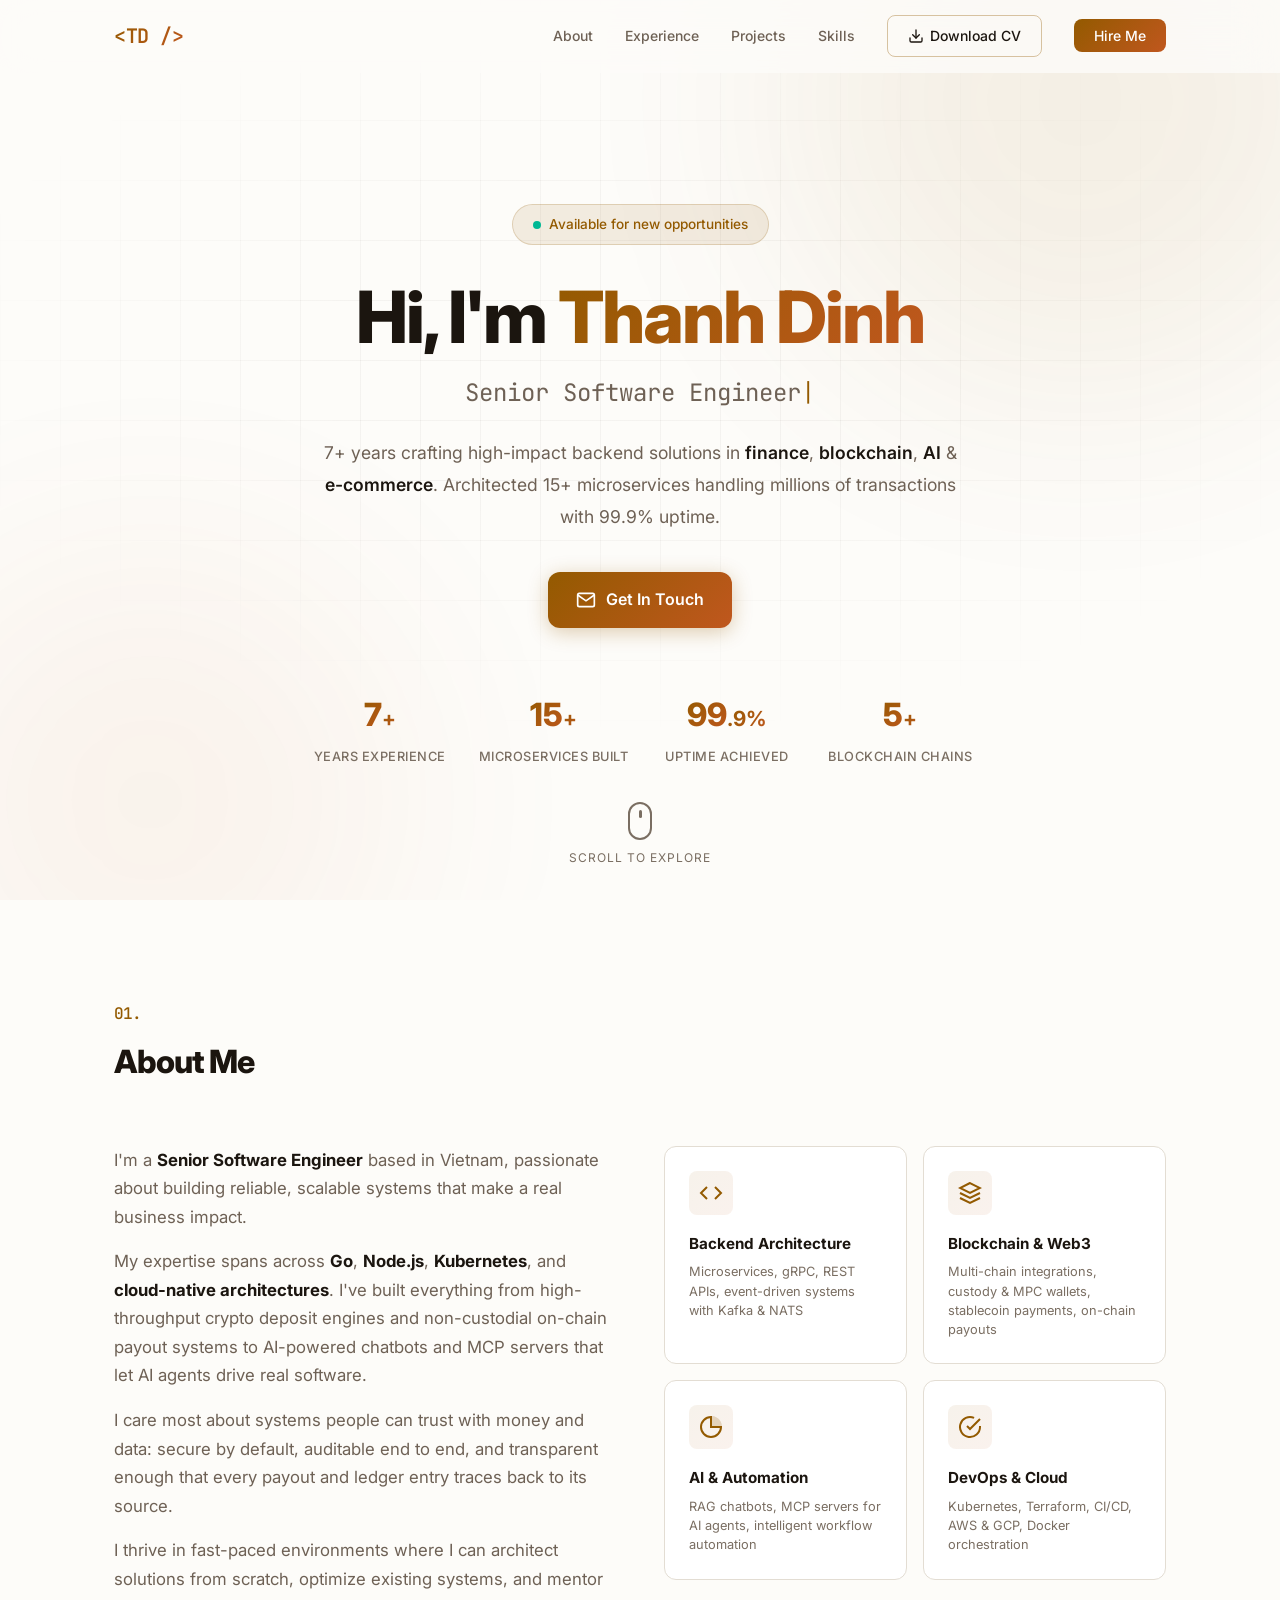
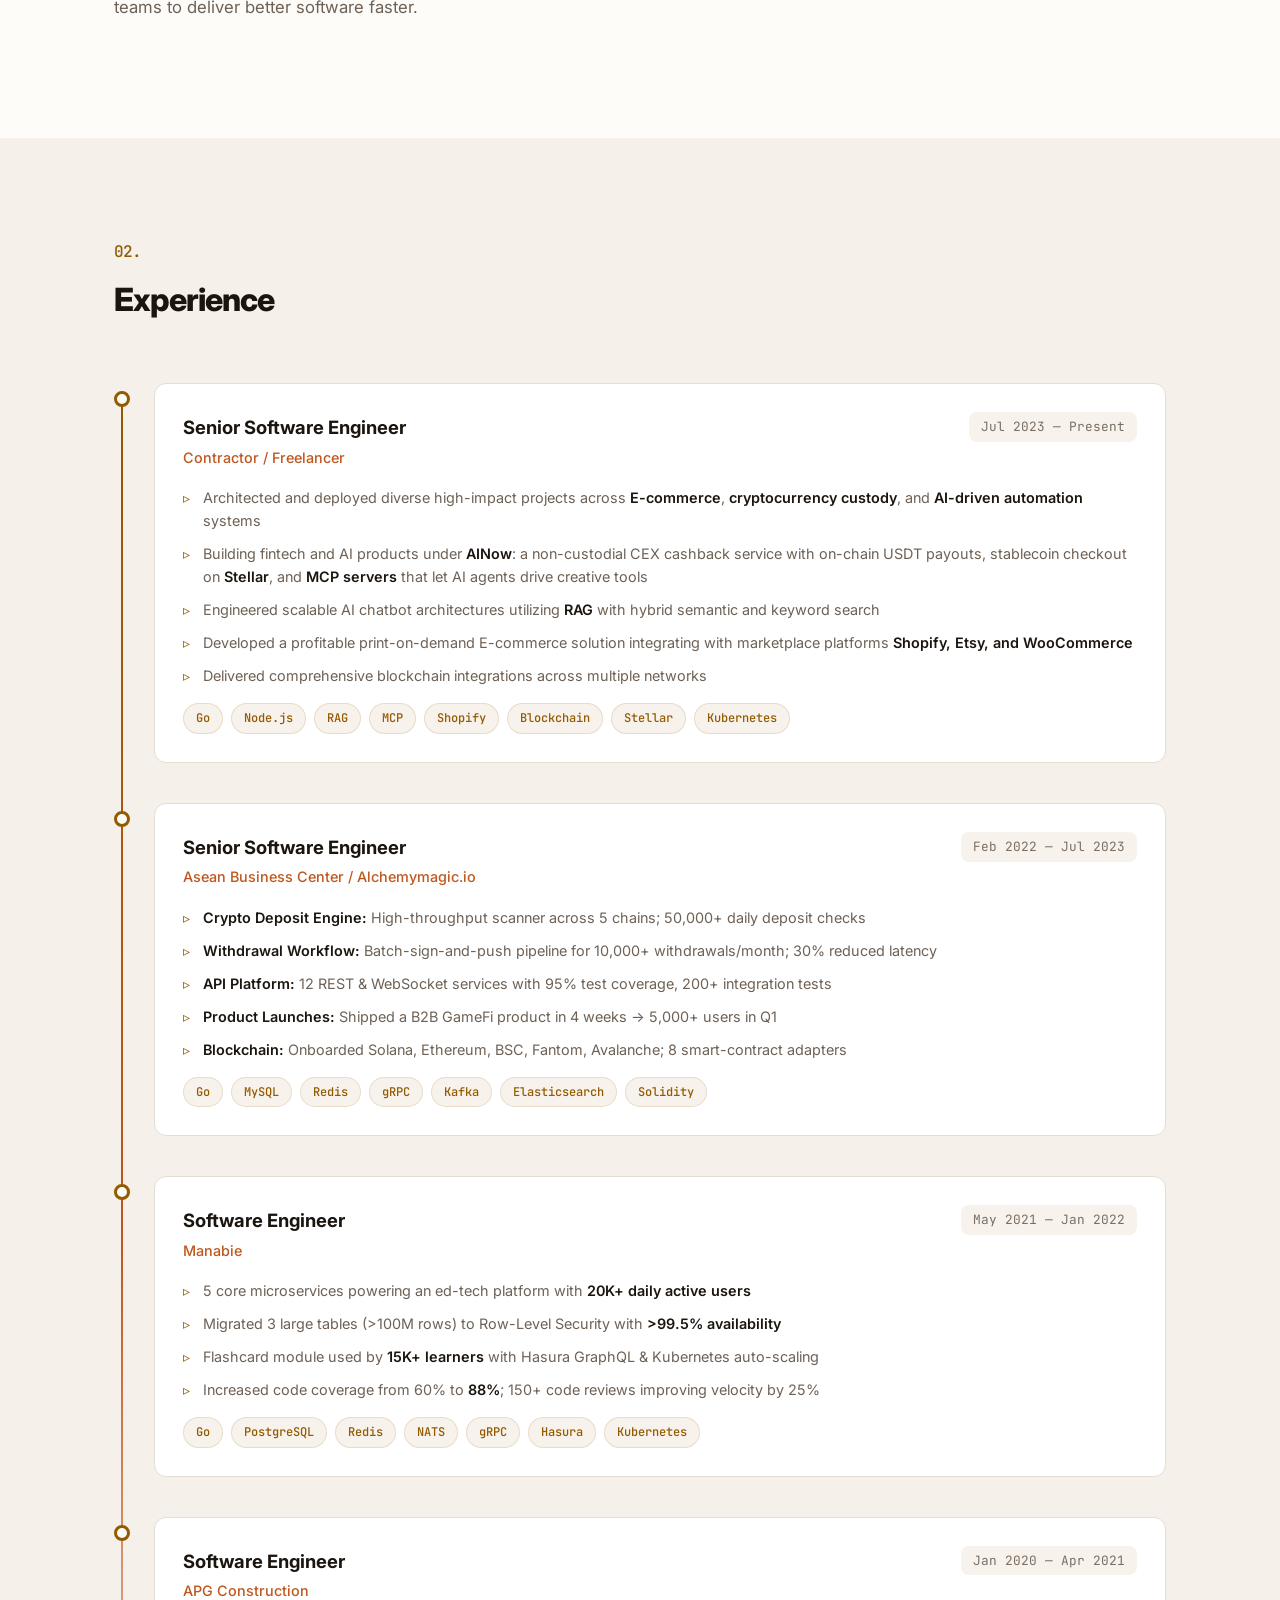
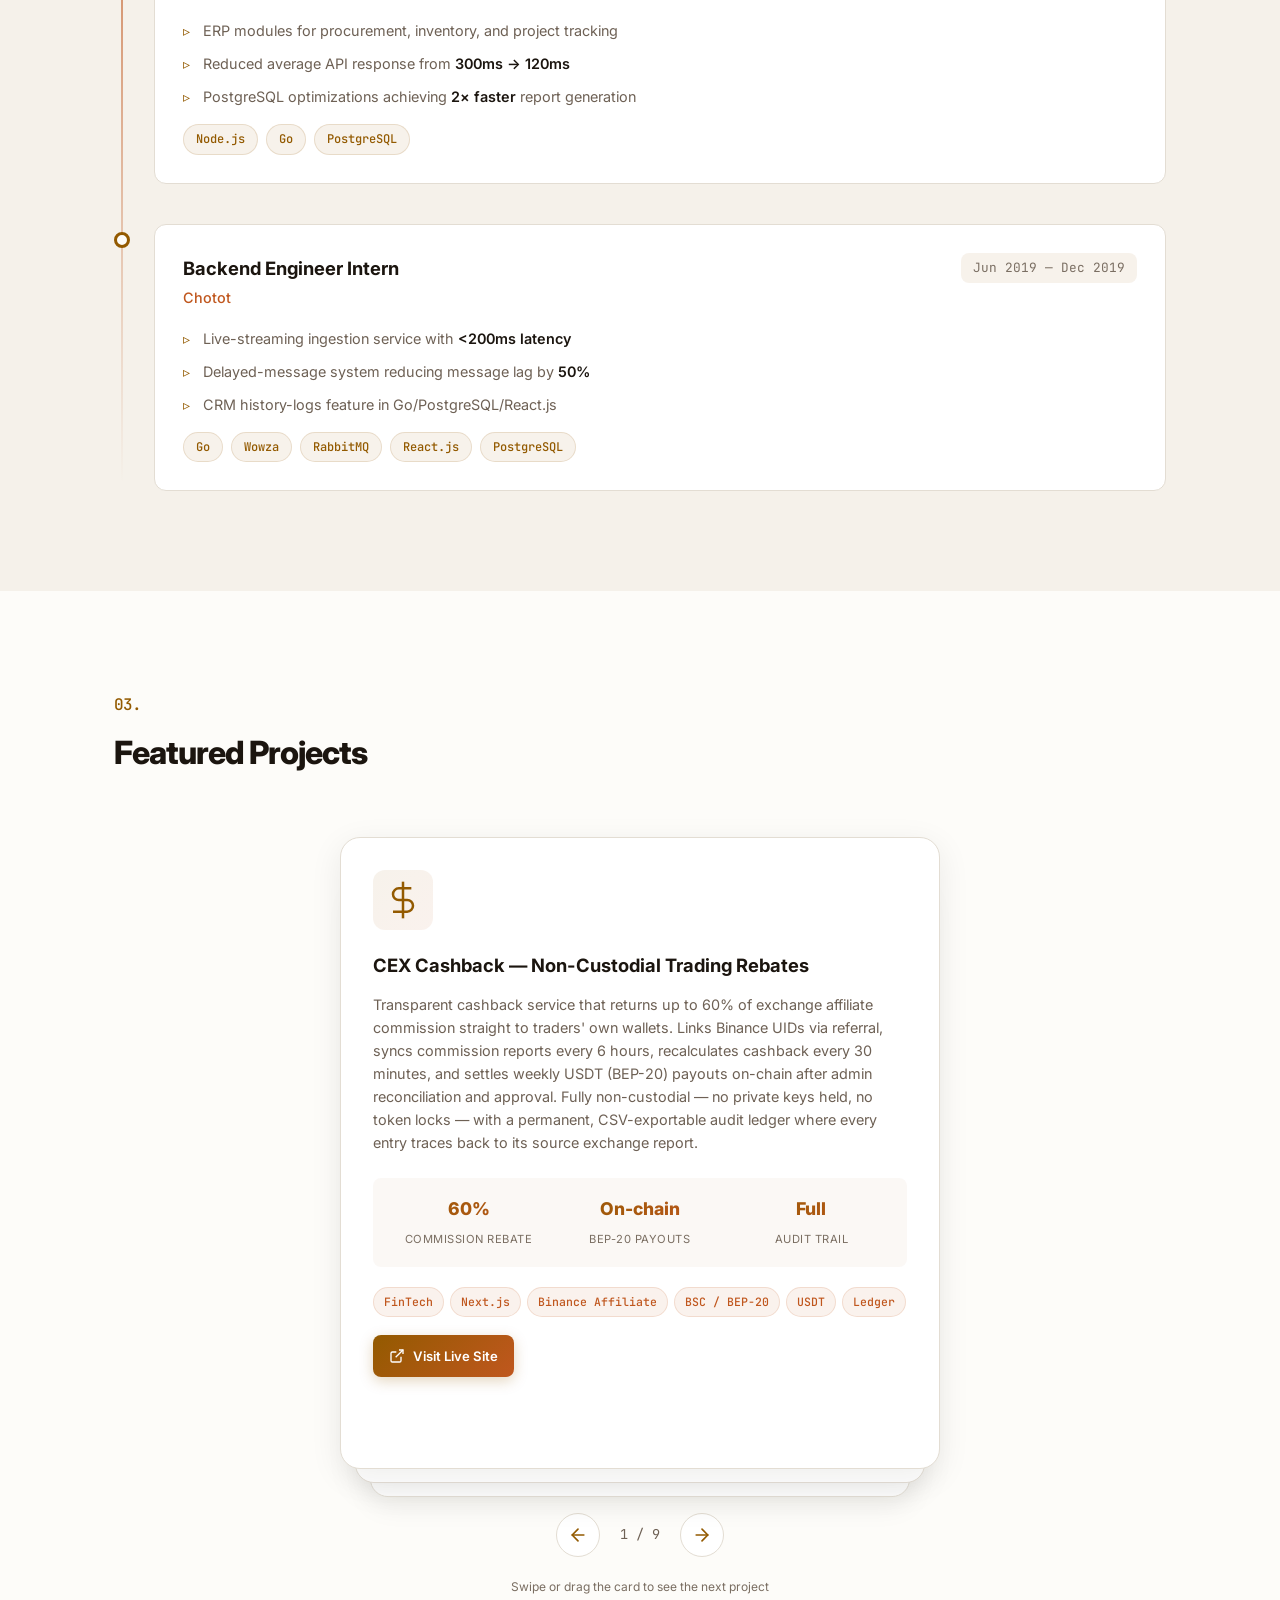
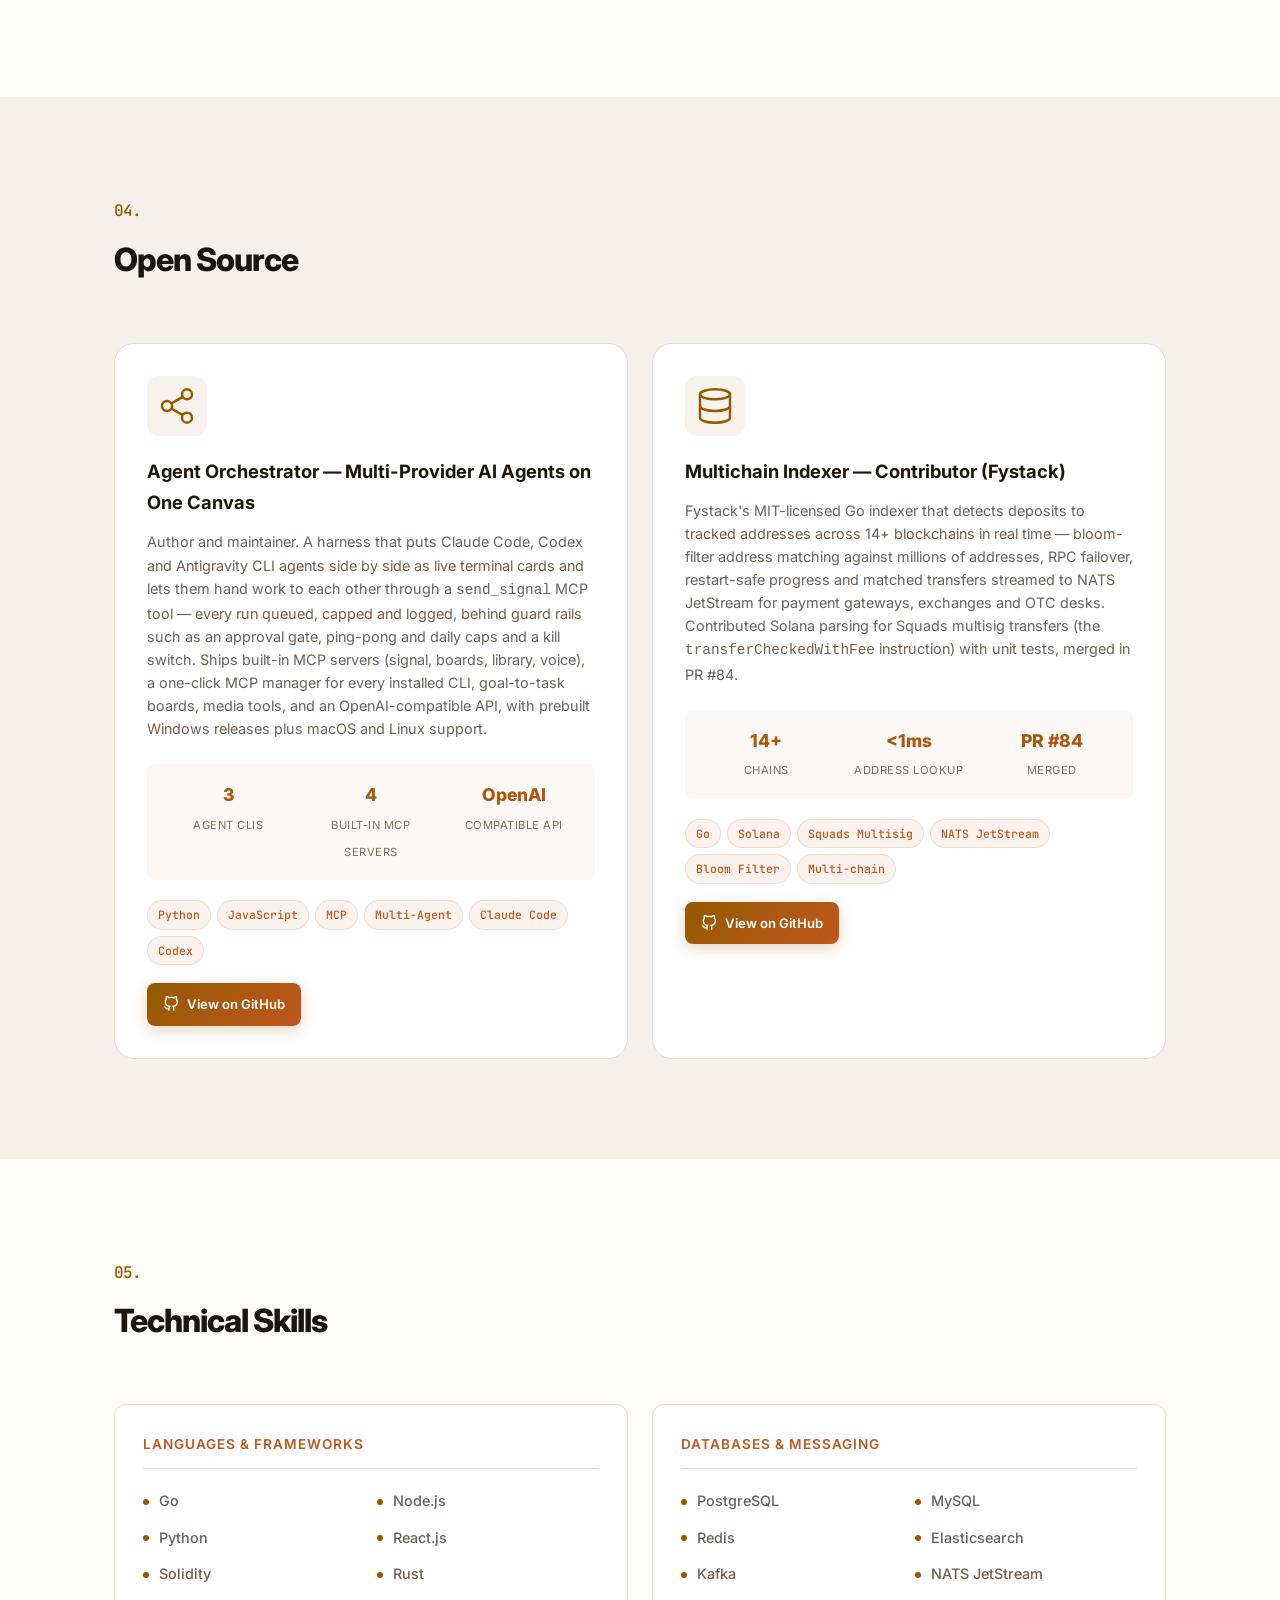
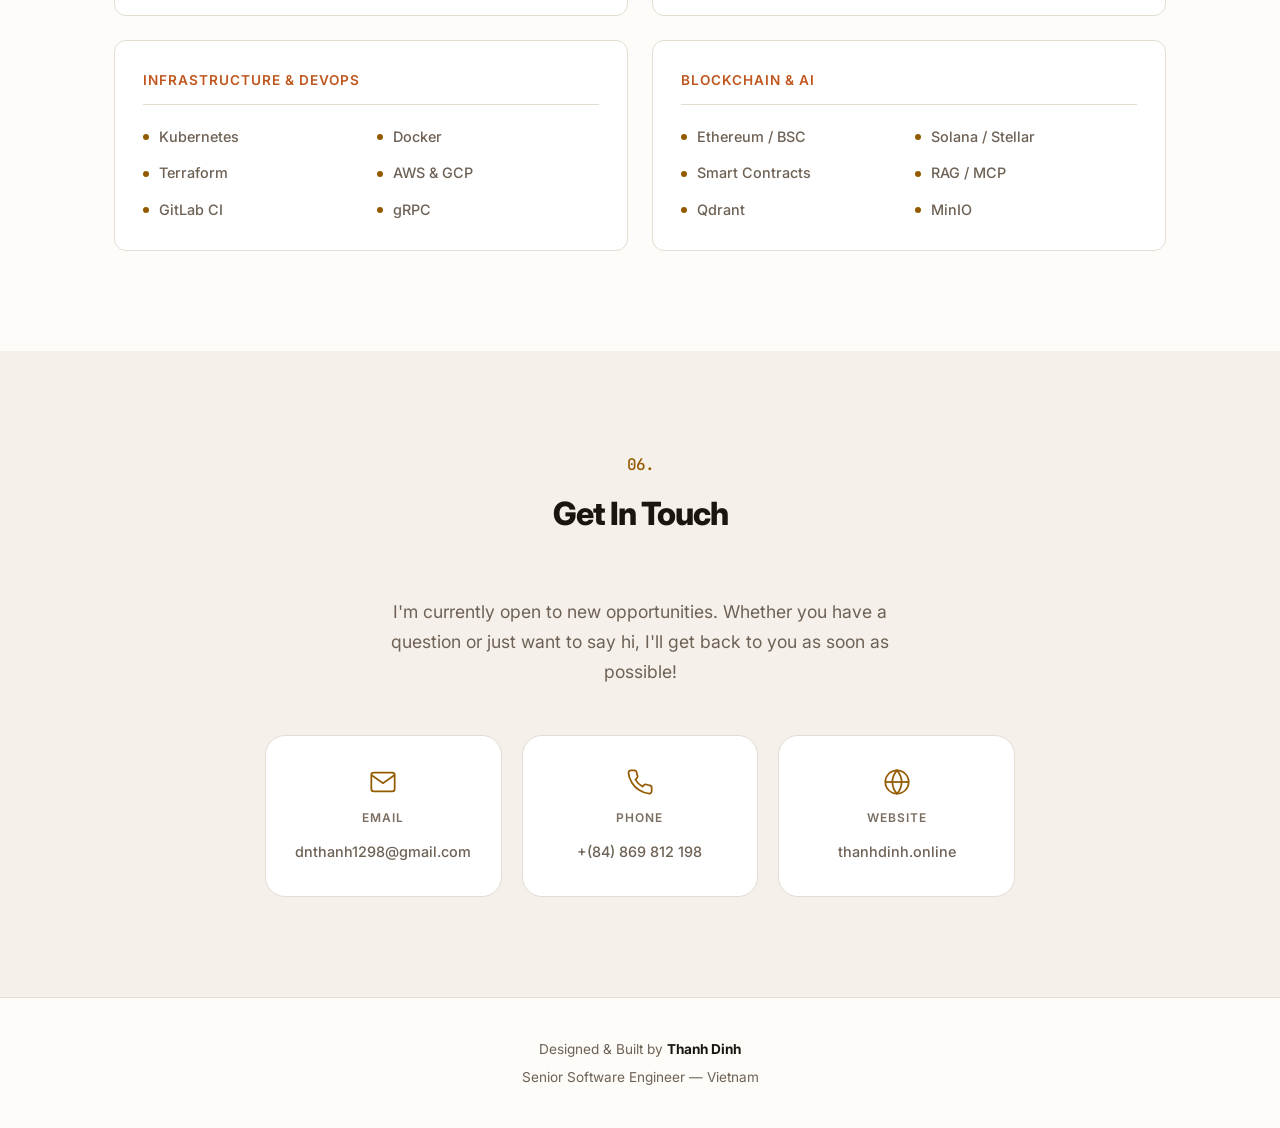
<file: index.html>
<!DOCTYPE html>
<html lang="en">
<head>
  <meta charset="UTF-8" />
  <meta name="viewport" content="width=device-width, initial-scale=1.0" />
  <title>Thanh Dinh — Senior Software Engineer</title>
  <meta name="description" content="Senior Software Engineer with 7+ years of experience in Go, Node.js, Kubernetes, fintech, blockchain & AI agents (MCP). Available for hire." />
  <link rel="preconnect" href="https://fonts.googleapis.com" />
  <link rel="preconnect" href="https://fonts.gstatic.com" crossorigin />
  <link href="https://fonts.googleapis.com/css2?family=Inter:wght@300;400;500;600;700;800;900&family=JetBrains+Mono:wght@400;500;600&display=swap" rel="stylesheet" />
  <link rel="stylesheet" href="style.css" />
</head>
<body>
  <!-- Navigation -->
  <nav class="nav" id="nav">
    <div class="nav-container">
      <a href="#hero" class="nav-logo">&lt;TD /&gt;</a>
      <button class="nav-toggle" id="navToggle" aria-label="Toggle menu">
        <span></span><span></span><span></span>
      </button>
      <ul class="nav-links" id="navLinks">
        <li><a href="#about">About</a></li>
        <li><a href="#experience">Experience</a></li>
        <li><a href="#projects">Projects</a></li>
        <li><a href="#skills">Skills</a></li>
        <li>
          <a href="Thanh-Dinh-CV.pdf" download class="nav-cta nav-cta-outline">
            <svg width="16" height="16" viewBox="0 0 24 24" fill="none" stroke="currentColor" stroke-width="2" stroke-linecap="round" stroke-linejoin="round"><path d="M21 15v4a2 2 0 0 1-2 2H5a2 2 0 0 1-2-2v-4"/><polyline points="7 10 12 15 17 10"/><line x1="12" y1="15" x2="12" y2="3"/></svg>
            Download CV
          </a>
        </li>
        <li><a href="#contact" class="nav-cta">Hire Me</a></li>
      </ul>
    </div>
  </nav>

  <!-- Hero Section -->
  <section class="hero" id="hero">
    <div class="hero-bg">
      <div class="hero-grid"></div>
      <div class="hero-glow hero-glow-1"></div>
      <div class="hero-glow hero-glow-2"></div>
    </div>
    <div class="container hero-content">
      <div class="hero-badge" data-animate="fade-up">
        <span class="status-dot"></span> Available for new opportunities
      </div>
      <h1 class="hero-title" data-animate="fade-up" data-delay="100">
        Hi, I'm <span class="gradient-text">Thanh Dinh</span>
      </h1>
      <p class="hero-subtitle" data-animate="fade-up" data-delay="200">
        <span class="typing" id="typingText"></span><span class="cursor">|</span>
      </p>
      <p class="hero-desc" data-animate="fade-up" data-delay="300">
        7+ years crafting high-impact backend solutions in <strong>finance</strong>,
        <strong>blockchain</strong>, <strong>AI</strong> & <strong>e-commerce</strong>.
        Architected 15+ microservices handling millions of transactions with 99.9% uptime.
      </p>
      <div class="hero-actions" data-animate="fade-up" data-delay="400">
        <a href="#contact" class="btn btn-primary">
          <svg width="20" height="20" viewBox="0 0 24 24" fill="none" stroke="currentColor" stroke-width="2"><path d="M4 4h16c1.1 0 2 .9 2 2v12c0 1.1-.9 2-2 2H4c-1.1 0-2-.9-2-2V6c0-1.1.9-2 2-2z"/><polyline points="22,6 12,13 2,6"/></svg>
          Get In Touch
        </a>
      </div>
      <div class="hero-stats" data-animate="fade-up" data-delay="500">
        <div class="stat">
          <span class="stat-number" data-count="7">0</span><span class="stat-plus">+</span>
          <span class="stat-label">Years Experience</span>
        </div>
        <div class="stat">
          <span class="stat-number" data-count="15">0</span><span class="stat-plus">+</span>
          <span class="stat-label">Microservices Built</span>
        </div>
        <div class="stat">
          <span class="stat-number" data-count="99">0</span><span class="stat-suffix">.9%</span>
          <span class="stat-label">Uptime Achieved</span>
        </div>
        <div class="stat">
          <span class="stat-number" data-count="5">0</span><span class="stat-plus">+</span>
          <span class="stat-label">Blockchain Chains</span>
        </div>
      </div>
    </div>
    <div class="scroll-indicator" data-animate="fade-up" data-delay="600">
      <div class="mouse">
        <div class="mouse-wheel"></div>
      </div>
      <span>Scroll to explore</span>
    </div>
  </section>

  <!-- About Section -->
  <section class="section" id="about">
    <div class="container">
      <h2 class="section-title" data-animate="fade-up">
        <span class="section-number">01.</span> About Me
      </h2>
      <div class="about-grid">
        <div class="about-text" data-animate="fade-up" data-delay="100">
          <p>
            I'm a <strong>Senior Software Engineer</strong> based in Vietnam, passionate about
            building reliable, scalable systems that make a real business impact.
          </p>
          <p>
            My expertise spans across <strong>Go</strong>, <strong>Node.js</strong>,
            <strong>Kubernetes</strong>, and <strong>cloud-native architectures</strong>.
            I've built everything from high-throughput crypto deposit engines and non-custodial
            on-chain payout systems to AI-powered chatbots and MCP servers that let AI agents
            drive real software.
          </p>
          <p>
            I care most about systems people can trust with money and data: secure by default,
            auditable end to end, and transparent enough that every payout and ledger entry
            traces back to its source.
          </p>
          <p>
            I thrive in fast-paced environments where I can architect solutions from scratch,
            optimize existing systems, and mentor teams to deliver better software faster.
          </p>
        </div>
        <div class="about-highlights" data-animate="fade-up" data-delay="200">
          <div class="highlight-card">
            <div class="highlight-icon">
              <svg width="24" height="24" viewBox="0 0 24 24" fill="none" stroke="currentColor" stroke-width="2"><polyline points="16 18 22 12 16 6"/><polyline points="8 6 2 12 8 18"/></svg>
            </div>
            <h3>Backend Architecture</h3>
            <p>Microservices, gRPC, REST APIs, event-driven systems with Kafka & NATS</p>
          </div>
          <div class="highlight-card">
            <div class="highlight-icon">
              <svg width="24" height="24" viewBox="0 0 24 24" fill="none" stroke="currentColor" stroke-width="2"><path d="M12 2L2 7l10 5 10-5-10-5z"/><path d="M2 17l10 5 10-5"/><path d="M2 12l10 5 10-5"/></svg>
            </div>
            <h3>Blockchain & Web3</h3>
            <p>Multi-chain integrations, custody & MPC wallets, stablecoin payments, on-chain payouts</p>
          </div>
          <div class="highlight-card">
            <div class="highlight-icon">
              <svg width="24" height="24" viewBox="0 0 24 24" fill="none" stroke="currentColor" stroke-width="2"><path d="M12 2a10 10 0 1 0 10 10H12V2z"/><path d="M20.8 7A10 10 0 0 0 12 2v10h10a10 10 0 0 0-1.2-5z" fill="currentColor" opacity="0.2"/></svg>
            </div>
            <h3>AI & Automation</h3>
            <p>RAG chatbots, MCP servers for AI agents, intelligent workflow automation</p>
          </div>
          <div class="highlight-card">
            <div class="highlight-icon">
              <svg width="24" height="24" viewBox="0 0 24 24" fill="none" stroke="currentColor" stroke-width="2"><path d="M22 11.08V12a10 10 0 1 1-5.93-9.14"/><polyline points="22 4 12 14.01 9 11.01"/></svg>
            </div>
            <h3>DevOps & Cloud</h3>
            <p>Kubernetes, Terraform, CI/CD, AWS & GCP, Docker orchestration</p>
          </div>
        </div>
      </div>
    </div>
  </section>

  <!-- Experience Section -->
  <section class="section section-alt" id="experience">
    <div class="container">
      <h2 class="section-title" data-animate="fade-up">
        <span class="section-number">02.</span> Experience
      </h2>
      <div class="timeline">
        <!-- Freelancer -->
        <div class="timeline-item" data-animate="fade-up">
          <div class="timeline-marker"></div>
          <div class="timeline-content">
            <div class="timeline-header">
              <div>
                <h3 class="timeline-role">Senior Software Engineer</h3>
                <p class="timeline-company">Contractor / Freelancer</p>
              </div>
              <span class="timeline-date">Jul 2023 — Present</span>
            </div>
            <ul class="timeline-list">
              <li>Architected and deployed diverse high-impact projects across <strong>E-commerce</strong>, <strong>cryptocurrency custody</strong>, and <strong>AI-driven automation</strong> systems</li>
              <li>Building fintech and AI products under <strong>AINow</strong>: a non-custodial CEX cashback service with on-chain USDT payouts, stablecoin checkout on <strong>Stellar</strong>, and <strong>MCP servers</strong> that let AI agents drive creative tools</li>
              <li>Engineered scalable AI chatbot architectures utilizing <strong>RAG</strong> with hybrid semantic and keyword search</li>
              <li>Developed a profitable print-on-demand E-commerce solution integrating with marketplace platforms <strong>Shopify, Etsy, and WooCommerce</strong></li>
              <li>Delivered comprehensive blockchain integrations across multiple networks</li>
            </ul>
            <div class="timeline-tags">
              <span>Go</span><span>Node.js</span><span>RAG</span><span>MCP</span><span>Shopify</span><span>Blockchain</span><span>Stellar</span><span>Kubernetes</span>
            </div>
          </div>
        </div>

        <!-- Asean Business Center -->
        <div class="timeline-item" data-animate="fade-up">
          <div class="timeline-marker"></div>
          <div class="timeline-content">
            <div class="timeline-header">
              <div>
                <h3 class="timeline-role">Senior Software Engineer</h3>
                <p class="timeline-company">Asean Business Center / Alchemymagic.io</p>
              </div>
              <span class="timeline-date">Feb 2022 — Jul 2023</span>
            </div>
            <ul class="timeline-list">
              <li><strong>Crypto Deposit Engine:</strong> High-throughput scanner across 5 chains; 50,000+ daily deposit checks</li>
              <li><strong>Withdrawal Workflow:</strong> Batch-sign-and-push pipeline for 10,000+ withdrawals/month; 30% reduced latency</li>
              <li><strong>API Platform:</strong> 12 REST & WebSocket services with 95% test coverage, 200+ integration tests</li>
              <li><strong>Product Launches:</strong> Shipped a B2B GameFi product in 4 weeks → 5,000+ users in Q1</li>
              <li><strong>Blockchain:</strong> Onboarded Solana, Ethereum, BSC, Fantom, Avalanche; 8 smart-contract adapters</li>
            </ul>
            <div class="timeline-tags">
              <span>Go</span><span>MySQL</span><span>Redis</span><span>gRPC</span><span>Kafka</span><span>Elasticsearch</span><span>Solidity</span>
            </div>
          </div>
        </div>

        <!-- Manabie -->
        <div class="timeline-item" data-animate="fade-up">
          <div class="timeline-marker"></div>
          <div class="timeline-content">
            <div class="timeline-header">
              <div>
                <h3 class="timeline-role">Software Engineer</h3>
                <p class="timeline-company">Manabie</p>
              </div>
              <span class="timeline-date">May 2021 — Jan 2022</span>
            </div>
            <ul class="timeline-list">
              <li>5 core microservices powering an ed-tech platform with <strong>20K+ daily active users</strong></li>
              <li>Migrated 3 large tables (&gt;100M rows) to Row-Level Security with <strong>&gt;99.5% availability</strong></li>
              <li>Flashcard module used by <strong>15K+ learners</strong> with Hasura GraphQL & Kubernetes auto-scaling</li>
              <li>Increased code coverage from 60% to <strong>88%</strong>; 150+ code reviews improving velocity by 25%</li>
            </ul>
            <div class="timeline-tags">
              <span>Go</span><span>PostgreSQL</span><span>Redis</span><span>NATS</span><span>gRPC</span><span>Hasura</span><span>Kubernetes</span>
            </div>
          </div>
        </div>

        <!-- APG Construction -->
        <div class="timeline-item" data-animate="fade-up">
          <div class="timeline-marker"></div>
          <div class="timeline-content">
            <div class="timeline-header">
              <div>
                <h3 class="timeline-role">Software Engineer</h3>
                <p class="timeline-company">APG Construction</p>
              </div>
              <span class="timeline-date">Jan 2020 — Apr 2021</span>
            </div>
            <ul class="timeline-list">
              <li>ERP modules for procurement, inventory, and project tracking</li>
              <li>Reduced average API response from <strong>300ms → 120ms</strong></li>
              <li>PostgreSQL optimizations achieving <strong>2× faster</strong> report generation</li>
            </ul>
            <div class="timeline-tags">
              <span>Node.js</span><span>Go</span><span>PostgreSQL</span>
            </div>
          </div>
        </div>

        <!-- Chotot -->
        <div class="timeline-item" data-animate="fade-up">
          <div class="timeline-marker"></div>
          <div class="timeline-content">
            <div class="timeline-header">
              <div>
                <h3 class="timeline-role">Backend Engineer Intern</h3>
                <p class="timeline-company">Chotot</p>
              </div>
              <span class="timeline-date">Jun 2019 — Dec 2019</span>
            </div>
            <ul class="timeline-list">
              <li>Live-streaming ingestion service with <strong>&lt;200ms latency</strong></li>
              <li>Delayed-message system reducing message lag by <strong>50%</strong></li>
              <li>CRM history-logs feature in Go/PostgreSQL/React.js</li>
            </ul>
            <div class="timeline-tags">
              <span>Go</span><span>Wowza</span><span>RabbitMQ</span><span>React.js</span><span>PostgreSQL</span>
            </div>
          </div>
        </div>
      </div>
    </div>
  </section>

  <!-- Projects Section -->
  <section class="section" id="projects">
    <div class="container">
      <h2 class="section-title" data-animate="fade-up">
        <span class="section-number">03.</span> Featured Projects
      </h2>
      <div class="projects-grid" id="projectStack" data-animate="fade-up">
        <!-- CEX Cashback -->
        <div class="project-card">
          <div class="project-icon">
            <svg width="40" height="40" viewBox="0 0 24 24" fill="none" stroke="currentColor" stroke-width="1.5"><line x1="12" y1="1" x2="12" y2="23"/><path d="M17 5H9.5a3.5 3.5 0 0 0 0 7h5a3.5 3.5 0 0 1 0 7H6"/></svg>
          </div>
          <h3 class="project-title">CEX Cashback — Non-Custodial Trading Rebates</h3>
          <p class="project-desc">Transparent cashback service that returns up to 60% of exchange affiliate commission straight to traders' own wallets. Links Binance UIDs via referral, syncs commission reports every 6 hours, recalculates cashback every 30 minutes, and settles weekly USDT (BEP-20) payouts on-chain after admin reconciliation and approval. Fully non-custodial — no private keys held, no token locks — with a permanent, CSV-exportable audit ledger where every entry traces back to its source exchange report.</p>
          <div class="project-metrics">
            <div class="metric">
              <span class="metric-value">60%</span>
              <span class="metric-label">Commission Rebate</span>
            </div>
            <div class="metric">
              <span class="metric-value">On-chain</span>
              <span class="metric-label">BEP-20 Payouts</span>
            </div>
            <div class="metric">
              <span class="metric-value">Full</span>
              <span class="metric-label">Audit Trail</span>
            </div>
          </div>
          <div class="project-tags">
            <span>FinTech</span><span>Next.js</span><span>Binance Affiliate</span><span>BSC / BEP-20</span><span>USDT</span><span>Ledger</span>
          </div>
          <a href="https://cashback.getainow.io/en" target="_blank" rel="noopener" class="project-link">
            <svg width="16" height="16" viewBox="0 0 24 24" fill="none" stroke="currentColor" stroke-width="2"><path d="M18 13v6a2 2 0 0 1-2 2H5a2 2 0 0 1-2-2V8a2 2 0 0 1 2-2h6"/><polyline points="15 3 21 3 21 9"/><line x1="10" y1="14" x2="21" y2="3"/></svg>
            Visit Live Site
          </a>
        </div>

        <!-- Shopble -->
        <div class="project-card">
          <div class="project-icon">
            <svg width="40" height="40" viewBox="0 0 24 24" fill="none" stroke="currentColor" stroke-width="1.5"><rect x="1" y="4" width="22" height="16" rx="2" ry="2"/><line x1="1" y1="10" x2="23" y2="10"/></svg>
          </div>
          <h3 class="project-title">Shopble — Stablecoin Checkout on Stellar</h3>
          <p class="project-desc">Stablecoin checkout where every order is settled by a Stellar payment that carries the order's own memo — the memo is the order, which makes each payment provable against it on-chain. Buyers connect any major Stellar wallet (Freighter, LOBSTR, Albedo and more), create an order and receive a payment slip, with balance checks that flag underfunded wallets before signing. Currently running on Stellar testnet.</p>
          <div class="project-metrics">
            <div class="metric">
              <span class="metric-value">Stellar</span>
              <span class="metric-label">Settlement</span>
            </div>
            <div class="metric">
              <span class="metric-value">Memo</span>
              <span class="metric-label">Order Matching</span>
            </div>
            <div class="metric">
              <span class="metric-value">Multi</span>
              <span class="metric-label">Wallet Support</span>
            </div>
          </div>
          <div class="project-tags">
            <span>Stellar</span><span>Stablecoins</span><span>Web3 Payments</span><span>React</span><span>On-chain Reconciliation</span>
          </div>
          <a href="https://shopble.getainow.io/" target="_blank" rel="noopener" class="project-link">
            <svg width="16" height="16" viewBox="0 0 24 24" fill="none" stroke="currentColor" stroke-width="2"><path d="M18 13v6a2 2 0 0 1-2 2H5a2 2 0 0 1-2-2V8a2 2 0 0 1 2-2h6"/><polyline points="15 3 21 3 21 9"/><line x1="10" y1="14" x2="21" y2="3"/></svg>
            Visit Live Site
          </a>
        </div>

        <!-- AINow -->
        <div class="project-card">
          <div class="project-icon">
            <svg width="40" height="40" viewBox="0 0 24 24" fill="none" stroke="currentColor" stroke-width="1.5"><rect x="4" y="4" width="16" height="16" rx="2" ry="2"/><rect x="9" y="9" width="6" height="6"/><line x1="9" y1="1" x2="9" y2="4"/><line x1="15" y1="1" x2="15" y2="4"/><line x1="9" y1="20" x2="9" y2="23"/><line x1="15" y1="20" x2="15" y2="23"/><line x1="20" y1="9" x2="23" y2="9"/><line x1="20" y1="14" x2="23" y2="14"/><line x1="1" y1="9" x2="4" y2="9"/><line x1="1" y1="14" x2="4" y2="14"/></svg>
          </div>
          <h3 class="project-title">AINow — MCP Servers for Creative Tools</h3>
          <p class="project-desc">MCP platform that lets AI agents — Claude Code, Codex CLI, Antigravity or any MCP client — drive creative software through one endpoint and one token, with access set per tool. Its first native server, Story Studio, exposes 50 tools over MCP to build, animate, narrate and export illustrated stories to video, including agent self-checks such as rendered preview frames and audio inspection. Wrappers for AutoCAD, SketchUp and Blender are on the roadmap.</p>
          <div class="project-metrics">
            <div class="metric">
              <span class="metric-value">50</span>
              <span class="metric-label">MCP Tools</span>
            </div>
            <div class="metric">
              <span class="metric-value">1</span>
              <span class="metric-label">Unified Endpoint</span>
            </div>
            <div class="metric">
              <span class="metric-value">Live</span>
              <span class="metric-label">Story Studio</span>
            </div>
          </div>
          <div class="project-tags">
            <span>MCP</span><span>AI Agents</span><span>Generative AI</span><span>Text-to-Speech</span><span>Video Export</span>
          </div>
          <a href="https://getainow.io/en" target="_blank" rel="noopener" class="project-link">
            <svg width="16" height="16" viewBox="0 0 24 24" fill="none" stroke="currentColor" stroke-width="2"><path d="M18 13v6a2 2 0 0 1-2 2H5a2 2 0 0 1-2-2V8a2 2 0 0 1 2-2h6"/><polyline points="15 3 21 3 21 9"/><line x1="10" y1="14" x2="21" y2="3"/></svg>
            Visit Live Site
          </a>
        </div>

        <!-- POD Service -->
        <div class="project-card">
          <div class="project-icon">
            <svg width="40" height="40" viewBox="0 0 24 24" fill="none" stroke="currentColor" stroke-width="1.5"><path d="M6 2L3 6v14a2 2 0 0 0 2 2h14a2 2 0 0 0 2-2V6l-3-4z"/><line x1="3" y1="6" x2="21" y2="6"/><path d="M16 10a4 4 0 0 1-8 0"/></svg>
          </div>
          <h3 class="project-title">E-commerce Print-on-Demand Platform</h3>
          <p class="project-desc">Print-on-demand fulfillment service integrated with leading marketplace and store platforms — Shopify, Etsy and WooCommerce. Onboarded 100+ monthly active sellers and processed 200,000+ orders with 10.4% MoM sales growth (80K+ products imported, 20K+ user registrations), and architected automated, zero-delay fulfillment and shipment-tracking workflows with webhook + cron-driven order retrieval and zero-downtime deployments — driving the platform to $30K MRR with &gt;90% merchant satisfaction.</p>
          <div class="project-metrics">
            <div class="metric">
              <span class="metric-value">$30K</span>
              <span class="metric-label">MRR Achieved</span>
            </div>
            <div class="metric">
              <span class="metric-value">200K+</span>
              <span class="metric-label">Orders Processed</span>
            </div>
            <div class="metric">
              <span class="metric-value">80K+</span>
              <span class="metric-label">Products Imported</span>
            </div>
          </div>
          <div class="project-tags">
            <span>E-commerce</span><span>Print on Demand</span><span>Shopify API</span><span>Etsy API</span><span>WooCommerce</span><span>Webhooks</span><span>Automation</span>
          </div>
        </div>

        <!-- Haizz AI -->
        <div class="project-card">
          <div class="project-icon">
            <svg width="40" height="40" viewBox="0 0 24 24" fill="none" stroke="currentColor" stroke-width="1.5"><path d="M21 16V8a2 2 0 0 0-1-1.73l-7-4a2 2 0 0 0-2 0l-7 4A2 2 0 0 0 3 8v8a2 2 0 0 0 1 1.73l7 4a2 2 0 0 0 2 0l7-4A2 2 0 0 0 21 16z"/><polyline points="3.27 6.96 12 12.01 20.73 6.96"/><line x1="12" y1="22.08" x2="12" y2="12"/></svg>
          </div>
          <h3 class="project-title">Haizz AI — AI Interior Design Platform</h3>
          <p class="project-desc">“Made in Vietnam” AI interior design platform that turns a home into a personalised 3D design within 24–48 hours. Users digitise their space by uploading a 2D floor plan, capturing VR 360 photos that are stitched into a walkable VR tour, or LiDAR-scanning rooms on iPhone, then pick from 8 design styles learned from 500K+ architectural drawings. Customers shop decor directly inside the design, get rough cost estimates and connect with construction partners — from 30,000 VND/m², about a tenth of a traditional architect&#39;s fee.</p>
          <div class="project-metrics">
            <div class="metric">
              <span class="metric-value">1,000+</span>
              <span class="metric-label">Customers</span>
            </div>
            <div class="metric">
              <span class="metric-value">500K+</span>
              <span class="metric-label">Drawings Learned</span>
            </div>
            <div class="metric">
              <span class="metric-value">24–48h</span>
              <span class="metric-label">Design Delivery</span>
            </div>
          </div>
          <div class="project-tags">
            <span>AI Design</span><span>VR 360</span><span>LiDAR Scan</span><span>3D Rendering</span><span>Mobile App</span><span>E-commerce</span>
          </div>
          <a href="https://haizz.vn/" target="_blank" rel="noopener" class="project-link">
            <svg width="16" height="16" viewBox="0 0 24 24" fill="none" stroke="currentColor" stroke-width="2"><path d="M18 13v6a2 2 0 0 1-2 2H5a2 2 0 0 1-2-2V8a2 2 0 0 1 2-2h6"/><polyline points="15 3 21 3 21 9"/><line x1="10" y1="14" x2="21" y2="3"/></svg>
            Visit Live Site
          </a>
        </div>

        <!-- Crypto Custody -->
        <div class="project-card">
          <div class="project-icon">
            <svg width="40" height="40" viewBox="0 0 24 24" fill="none" stroke="currentColor" stroke-width="1.5"><rect x="3" y="11" width="18" height="11" rx="2" ry="2"/><path d="M7 11V7a5 5 0 0 1 10 0v4"/></svg>
          </div>
          <h3 class="project-title">Cryptocurrency Wallet Custody Solutions</h3>
          <p class="project-desc">Developed and maintained high-security custody services supporting multiple crypto exchanges and global trading platforms. Engineered real-time token transfer detection with customizable programmatic policies that trigger automated security workflows, and architected multi-chain support across diverse tokens using MPC (Multi-Party Computation) and HD (Hierarchical Deterministic) wallet architectures for optimal asset security.</p>
          <div class="project-metrics">
            <div class="metric">
              <span class="metric-value">Multi</span>
              <span class="metric-label">Chain Support</span>
            </div>
            <div class="metric">
              <span class="metric-value">MPC</span>
              <span class="metric-label">Wallet Security</span>
            </div>
            <div class="metric">
              <span class="metric-value">Real-time</span>
              <span class="metric-label">Monitoring</span>
            </div>
          </div>
          <div class="project-tags">
            <span>Go</span><span>Blockchain</span><span>MPC</span><span>Security</span><span>Multi-chain</span>
          </div>
        </div>

        <!-- Mogivi -->
        <div class="project-card">
          <div class="project-icon">
            <svg width="40" height="40" viewBox="0 0 24 24" fill="none" stroke="currentColor" stroke-width="1.5"><path d="M3 9l9-7 9 7v11a2 2 0 0 1-2 2H5a2 2 0 0 1-2-2z"/><polyline points="9 22 9 12 15 12 15 22"/></svg>
          </div>
          <h3 class="project-title">Mogivi — AI Real-Estate Matching</h3>
          <p class="project-desc">PropTech platform for buying and renting apartments on Vietnam&#39;s secondary market. A real-time feed aggregates new sale and rental listings from the community and partners, and AI matches buyers to units by needs and financial capacity, with legal information vetted around the clock. Buyers walk through apartments in 360° VR tours, while Panorama AI analyses a room&#39;s current state and suggests interiors in the styles they like.</p>
          <div class="project-metrics">
            <div class="metric">
              <span class="metric-value">Realtime</span>
              <span class="metric-label">Listing Feed</span>
            </div>
            <div class="metric">
              <span class="metric-value">VR 360</span>
              <span class="metric-label">Apartment Tours</span>
            </div>
            <div class="metric">
              <span class="metric-value">24/7</span>
              <span class="metric-label">Legal Vetting</span>
            </div>
          </div>
          <div class="project-tags">
            <span>PropTech</span><span>AI Matching</span><span>Panorama AI</span><span>VR Tour</span><span>Marketplace</span>
          </div>
          <a href="https://mogivi.vn/" target="_blank" rel="noopener" class="project-link">
            <svg width="16" height="16" viewBox="0 0 24 24" fill="none" stroke="currentColor" stroke-width="2"><path d="M18 13v6a2 2 0 0 1-2 2H5a2 2 0 0 1-2-2V8a2 2 0 0 1 2-2h6"/><polyline points="15 3 21 3 21 9"/><line x1="10" y1="14" x2="21" y2="3"/></svg>
            Visit Live Site
          </a>
        </div>

        <!-- VUS -->
        <div class="project-card">
          <div class="project-icon">
            <svg width="40" height="40" viewBox="0 0 24 24" fill="none" stroke="currentColor" stroke-width="1.5"><path d="M22 10v6M2 10l10-5 10 5-10 5z"/><path d="M6 12v5c0 1.66 4 3 6 3s6-1.34 6-3v-5"/></svg>
          </div>
          <h3 class="project-title">VUS — English Education Platform</h3>
          <p class="project-desc">Backend systems powering Vietnam's leading English education provider — supporting student enrollment, course management and the OVI learning app used by students and parents.</p>
          <div class="project-metrics">
            <div class="metric">
              <span class="metric-value">219K+</span>
              <span class="metric-label">Certified Learners</span>
            </div>
            <div class="metric">
              <span class="metric-value">2,700+</span>
              <span class="metric-label">Teachers & TAs</span>
            </div>
            <div class="metric">
              <span class="metric-value">Multi</span>
              <span class="metric-label">Branch Network</span>
            </div>
          </div>
          <div class="project-tags">
            <span>EdTech</span><span>Node.js</span><span>Go</span><span>PostgreSQL</span><span>Microservices</span>
          </div>
          <a href="https://vus.edu.vn/" target="_blank" rel="noopener" class="project-link">
            <svg width="16" height="16" viewBox="0 0 24 24" fill="none" stroke="currentColor" stroke-width="2"><path d="M18 13v6a2 2 0 0 1-2 2H5a2 2 0 0 1-2-2V8a2 2 0 0 1 2-2h6"/><polyline points="15 3 21 3 21 9"/><line x1="10" y1="14" x2="21" y2="3"/></svg>
            Visit Live Site
          </a>
        </div>

        <!-- Bitcoin GameFi -->
        <div class="project-card">
          <div class="project-icon">
            <svg width="40" height="40" viewBox="0 0 24 24" fill="none" stroke="currentColor" stroke-width="1.5"><circle cx="12" cy="12" r="10"/><path d="M9.09 9a3 3 0 0 1 5.83 1c0 2-3 3-3 3"/><line x1="12" y1="17" x2="12.01" y2="17"/></svg>
          </div>
          <h3 class="project-title">Bitcoin Meme-Inscription GameFi</h3>
          <p class="project-desc">Spearheaded end-to-end development of a Bitcoin-based meme-inscription platform — onboarding 1,000+ users at launch and minting 2,000+ inscriptions on the BTC blockchain in the first release cycle. Orchestrated deployment and maintenance of a production-grade Bitcoin full node and ordinals protocol server with automated monitoring and health checks, sustaining &gt;99% availability for on-chain inscription and GameFi operations.</p>
          <div class="project-metrics">
            <div class="metric">
              <span class="metric-value">1,000+</span>
              <span class="metric-label">Users at Launch</span>
            </div>
            <div class="metric">
              <span class="metric-value">2,000+</span>
              <span class="metric-label">Inscriptions</span>
            </div>
            <div class="metric">
              <span class="metric-value">99%+</span>
              <span class="metric-label">Availability</span>
            </div>
          </div>
          <div class="project-tags">
            <span>Bitcoin</span><span>Ordinals</span><span>GameFi</span><span>Full Node</span>
          </div>
        </div>
      </div>
      <div class="project-controls" id="projectControls" hidden>
        <button type="button" class="project-nav" id="projectPrev" aria-label="Previous project">
          <svg width="20" height="20" viewBox="0 0 24 24" fill="none" stroke="currentColor" stroke-width="2" stroke-linecap="round" stroke-linejoin="round"><line x1="19" y1="12" x2="5" y2="12"/><polyline points="12 19 5 12 12 5"/></svg>
        </button>
        <span class="project-counter" id="projectCounter" aria-live="polite"></span>
        <button type="button" class="project-nav" id="projectNext" aria-label="Next project">
          <svg width="20" height="20" viewBox="0 0 24 24" fill="none" stroke="currentColor" stroke-width="2" stroke-linecap="round" stroke-linejoin="round"><line x1="5" y1="12" x2="19" y2="12"/><polyline points="12 5 19 12 12 19"/></svg>
        </button>
        <p class="project-hint">Swipe or drag the card to see the next project</p>
      </div>
    </div>
  </section>

  <!-- Open Source Section -->
  <section class="section section-alt" id="open-source">
    <div class="container">
      <h2 class="section-title" data-animate="fade-up">
        <span class="section-number">04.</span> Open Source
      </h2>
      <div class="projects-grid">
        <!-- Agent Orchestrator -->
        <div class="project-card" data-animate="fade-up">
          <div class="project-icon">
            <svg width="40" height="40" viewBox="0 0 24 24" fill="none" stroke="currentColor" stroke-width="1.5"><circle cx="18" cy="5" r="3"/><circle cx="6" cy="12" r="3"/><circle cx="18" cy="19" r="3"/><line x1="8.59" y1="13.51" x2="15.42" y2="17.49"/><line x1="15.41" y1="6.51" x2="8.59" y2="10.49"/></svg>
          </div>
          <h3 class="project-title">Agent Orchestrator — Multi-Provider AI Agents on One Canvas</h3>
          <p class="project-desc">Author and maintainer. A harness that puts Claude Code, Codex and Antigravity CLI agents side by side as live terminal cards and lets them hand work to each other through a <code>send_signal</code> MCP tool — every run queued, capped and logged, behind guard rails such as an approval gate, ping-pong and daily caps and a kill switch. Ships built-in MCP servers (signal, boards, library, voice), a one-click MCP manager for every installed CLI, goal-to-task boards, media tools, and an OpenAI-compatible API, with prebuilt Windows releases plus macOS and Linux support.</p>
          <div class="project-metrics">
            <div class="metric">
              <span class="metric-value">3</span>
              <span class="metric-label">Agent CLIs</span>
            </div>
            <div class="metric">
              <span class="metric-value">4</span>
              <span class="metric-label">Built-in MCP Servers</span>
            </div>
            <div class="metric">
              <span class="metric-value">OpenAI</span>
              <span class="metric-label">Compatible API</span>
            </div>
          </div>
          <div class="project-tags">
            <span>Python</span><span>JavaScript</span><span>MCP</span><span>Multi-Agent</span><span>Claude Code</span><span>Codex</span>
          </div>
          <a href="https://github.com/xnoname79/unity-agent-orchestrator" target="_blank" rel="noopener" class="project-link">
            <svg width="16" height="16" viewBox="0 0 24 24" fill="none" stroke="currentColor" stroke-width="2"><path d="M9 19c-5 1.5-5-2.5-7-3m14 6v-3.87a3.37 3.37 0 0 0-.94-2.61c3.14-.35 6.44-1.54 6.44-7A5.44 5.44 0 0 0 20 4.77 5.07 5.07 0 0 0 19.91 1S18.73.65 16 2.48a13.38 13.38 0 0 0-7 0C6.27.65 5.09 1 5.09 1A5.07 5.07 0 0 0 5 4.77a5.44 5.44 0 0 0-1.5 3.78c0 5.42 3.3 6.61 6.44 7A3.37 3.37 0 0 0 9 18.13V22"/></svg>
            View on GitHub
          </a>
        </div>

        <!-- Multichain Indexer -->
        <div class="project-card" data-animate="fade-up" data-delay="100">
          <div class="project-icon">
            <svg width="40" height="40" viewBox="0 0 24 24" fill="none" stroke="currentColor" stroke-width="1.5"><ellipse cx="12" cy="5" rx="9" ry="3"/><path d="M21 12c0 1.66-4 3-9 3s-9-1.34-9-3"/><path d="M3 5v14c0 1.66 4 3 9 3s9-1.34 9-3V5"/></svg>
          </div>
          <h3 class="project-title">Multichain Indexer — Contributor (Fystack)</h3>
          <p class="project-desc">Fystack&#39;s MIT-licensed Go indexer that detects deposits to tracked addresses across 14+ blockchains in real time — bloom-filter address matching against millions of addresses, RPC failover, restart-safe progress and matched transfers streamed to NATS JetStream for payment gateways, exchanges and OTC desks. Contributed Solana parsing for Squads multisig transfers (the <code>transferCheckedWithFee</code> instruction) with unit tests, merged in PR #84.</p>
          <div class="project-metrics">
            <div class="metric">
              <span class="metric-value">14+</span>
              <span class="metric-label">Chains</span>
            </div>
            <div class="metric">
              <span class="metric-value">&lt;1ms</span>
              <span class="metric-label">Address Lookup</span>
            </div>
            <div class="metric">
              <span class="metric-value">PR #84</span>
              <span class="metric-label">Merged</span>
            </div>
          </div>
          <div class="project-tags">
            <span>Go</span><span>Solana</span><span>Squads Multisig</span><span>NATS JetStream</span><span>Bloom Filter</span><span>Multi-chain</span>
          </div>
          <a href="https://github.com/fystack/multichain-indexer" target="_blank" rel="noopener" class="project-link">
            <svg width="16" height="16" viewBox="0 0 24 24" fill="none" stroke="currentColor" stroke-width="2"><path d="M9 19c-5 1.5-5-2.5-7-3m14 6v-3.87a3.37 3.37 0 0 0-.94-2.61c3.14-.35 6.44-1.54 6.44-7A5.44 5.44 0 0 0 20 4.77 5.07 5.07 0 0 0 19.91 1S18.73.65 16 2.48a13.38 13.38 0 0 0-7 0C6.27.65 5.09 1 5.09 1A5.07 5.07 0 0 0 5 4.77a5.44 5.44 0 0 0-1.5 3.78c0 5.42 3.3 6.61 6.44 7A3.37 3.37 0 0 0 9 18.13V22"/></svg>
            View on GitHub
          </a>
        </div>
      </div>
    </div>
  </section>

  <!-- Skills Section -->
  <section class="section" id="skills">
    <div class="container">
      <h2 class="section-title" data-animate="fade-up">
        <span class="section-number">05.</span> Technical Skills
      </h2>
      <div class="skills-grid">
        <div class="skill-category" data-animate="fade-up">
          <h3 class="skill-category-title">Languages & Frameworks</h3>
          <div class="skill-items">
            <div class="skill-item"><span class="skill-dot"></span>Go</div>
            <div class="skill-item"><span class="skill-dot"></span>Node.js</div>
            <div class="skill-item"><span class="skill-dot"></span>Python</div>
            <div class="skill-item"><span class="skill-dot"></span>React.js</div>
            <div class="skill-item"><span class="skill-dot"></span>Solidity</div>
            <div class="skill-item"><span class="skill-dot"></span>Rust</div>
          </div>
        </div>
        <div class="skill-category" data-animate="fade-up" data-delay="100">
          <h3 class="skill-category-title">Databases & Messaging</h3>
          <div class="skill-items">
            <div class="skill-item"><span class="skill-dot"></span>PostgreSQL</div>
            <div class="skill-item"><span class="skill-dot"></span>MySQL</div>
            <div class="skill-item"><span class="skill-dot"></span>Redis</div>
            <div class="skill-item"><span class="skill-dot"></span>Elasticsearch</div>
            <div class="skill-item"><span class="skill-dot"></span>Kafka</div>
            <div class="skill-item"><span class="skill-dot"></span>NATS JetStream</div>
          </div>
        </div>
        <div class="skill-category" data-animate="fade-up" data-delay="200">
          <h3 class="skill-category-title">Infrastructure & DevOps</h3>
          <div class="skill-items">
            <div class="skill-item"><span class="skill-dot"></span>Kubernetes</div>
            <div class="skill-item"><span class="skill-dot"></span>Docker</div>
            <div class="skill-item"><span class="skill-dot"></span>Terraform</div>
            <div class="skill-item"><span class="skill-dot"></span>AWS & GCP</div>
            <div class="skill-item"><span class="skill-dot"></span>GitLab CI</div>
            <div class="skill-item"><span class="skill-dot"></span>gRPC</div>
          </div>
        </div>
        <div class="skill-category" data-animate="fade-up" data-delay="300">
          <h3 class="skill-category-title">Blockchain & AI</h3>
          <div class="skill-items">
            <div class="skill-item"><span class="skill-dot"></span>Ethereum / BSC</div>
            <div class="skill-item"><span class="skill-dot"></span>Solana / Stellar</div>
            <div class="skill-item"><span class="skill-dot"></span>Smart Contracts</div>
            <div class="skill-item"><span class="skill-dot"></span>RAG / MCP</div>
            <div class="skill-item"><span class="skill-dot"></span>Qdrant</div>
            <div class="skill-item"><span class="skill-dot"></span>MinIO</div>
          </div>
        </div>
      </div>
    </div>
  </section>

  <!-- Contact Section -->
  <section class="section section-alt" id="contact">
    <div class="container contact-container">
      <h2 class="section-title" data-animate="fade-up">
        <span class="section-number">06.</span> Get In Touch
      </h2>
      <p class="contact-desc" data-animate="fade-up" data-delay="100">
        I'm currently open to new opportunities. Whether you have a question or just want to say hi, I'll get back to you as soon as possible!
      </p>
      <div class="contact-links" data-animate="fade-up" data-delay="200">
        <a href="mailto:dnthanh1298@gmail.com" class="contact-card">
          <svg width="28" height="28" viewBox="0 0 24 24" fill="none" stroke="currentColor" stroke-width="1.5"><path d="M4 4h16c1.1 0 2 .9 2 2v12c0 1.1-.9 2-2 2H4c-1.1 0-2-.9-2-2V6c0-1.1.9-2 2-2z"/><polyline points="22,6 12,13 2,6"/></svg>
          <span class="contact-label">Email</span>
          <span class="contact-value">dnthanh1298@gmail.com</span>
        </a>
        <a href="tel:+84869812198" class="contact-card">
          <svg width="28" height="28" viewBox="0 0 24 24" fill="none" stroke="currentColor" stroke-width="1.5"><path d="M22 16.92v3a2 2 0 0 1-2.18 2 19.79 19.79 0 0 1-8.63-3.07 19.5 19.5 0 0 1-6-6 19.79 19.79 0 0 1-3.07-8.67A2 2 0 0 1 4.11 2h3a2 2 0 0 1 2 1.72c.127.96.361 1.903.7 2.81a2 2 0 0 1-.45 2.11L8.09 9.91a16 16 0 0 0 6 6l1.27-1.27a2 2 0 0 1 2.11-.45c.907.339 1.85.573 2.81.7A2 2 0 0 1 22 16.92z"/></svg>
          <span class="contact-label">Phone</span>
          <span class="contact-value">+(84) 869 812 198</span>
        </a>
        <a href="https://thanhdinh.online" target="_blank" class="contact-card">
          <svg width="28" height="28" viewBox="0 0 24 24" fill="none" stroke="currentColor" stroke-width="1.5"><circle cx="12" cy="12" r="10"/><line x1="2" y1="12" x2="22" y2="12"/><path d="M12 2a15.3 15.3 0 0 1 4 10 15.3 15.3 0 0 1-4 10 15.3 15.3 0 0 1-4-10 15.3 15.3 0 0 1 4-10z"/></svg>
          <span class="contact-label">Website</span>
          <span class="contact-value">thanhdinh.online</span>
        </a>
      </div>
    </div>
  </section>

  <!-- Footer -->
  <footer class="footer">
    <div class="container">
      <p>Designed & Built by <strong>Thanh Dinh</strong></p>
      <p class="footer-sub">Senior Software Engineer — Vietnam</p>
    </div>
  </footer>

  <script src="script.js"></script>
</body>
</html>
</file>
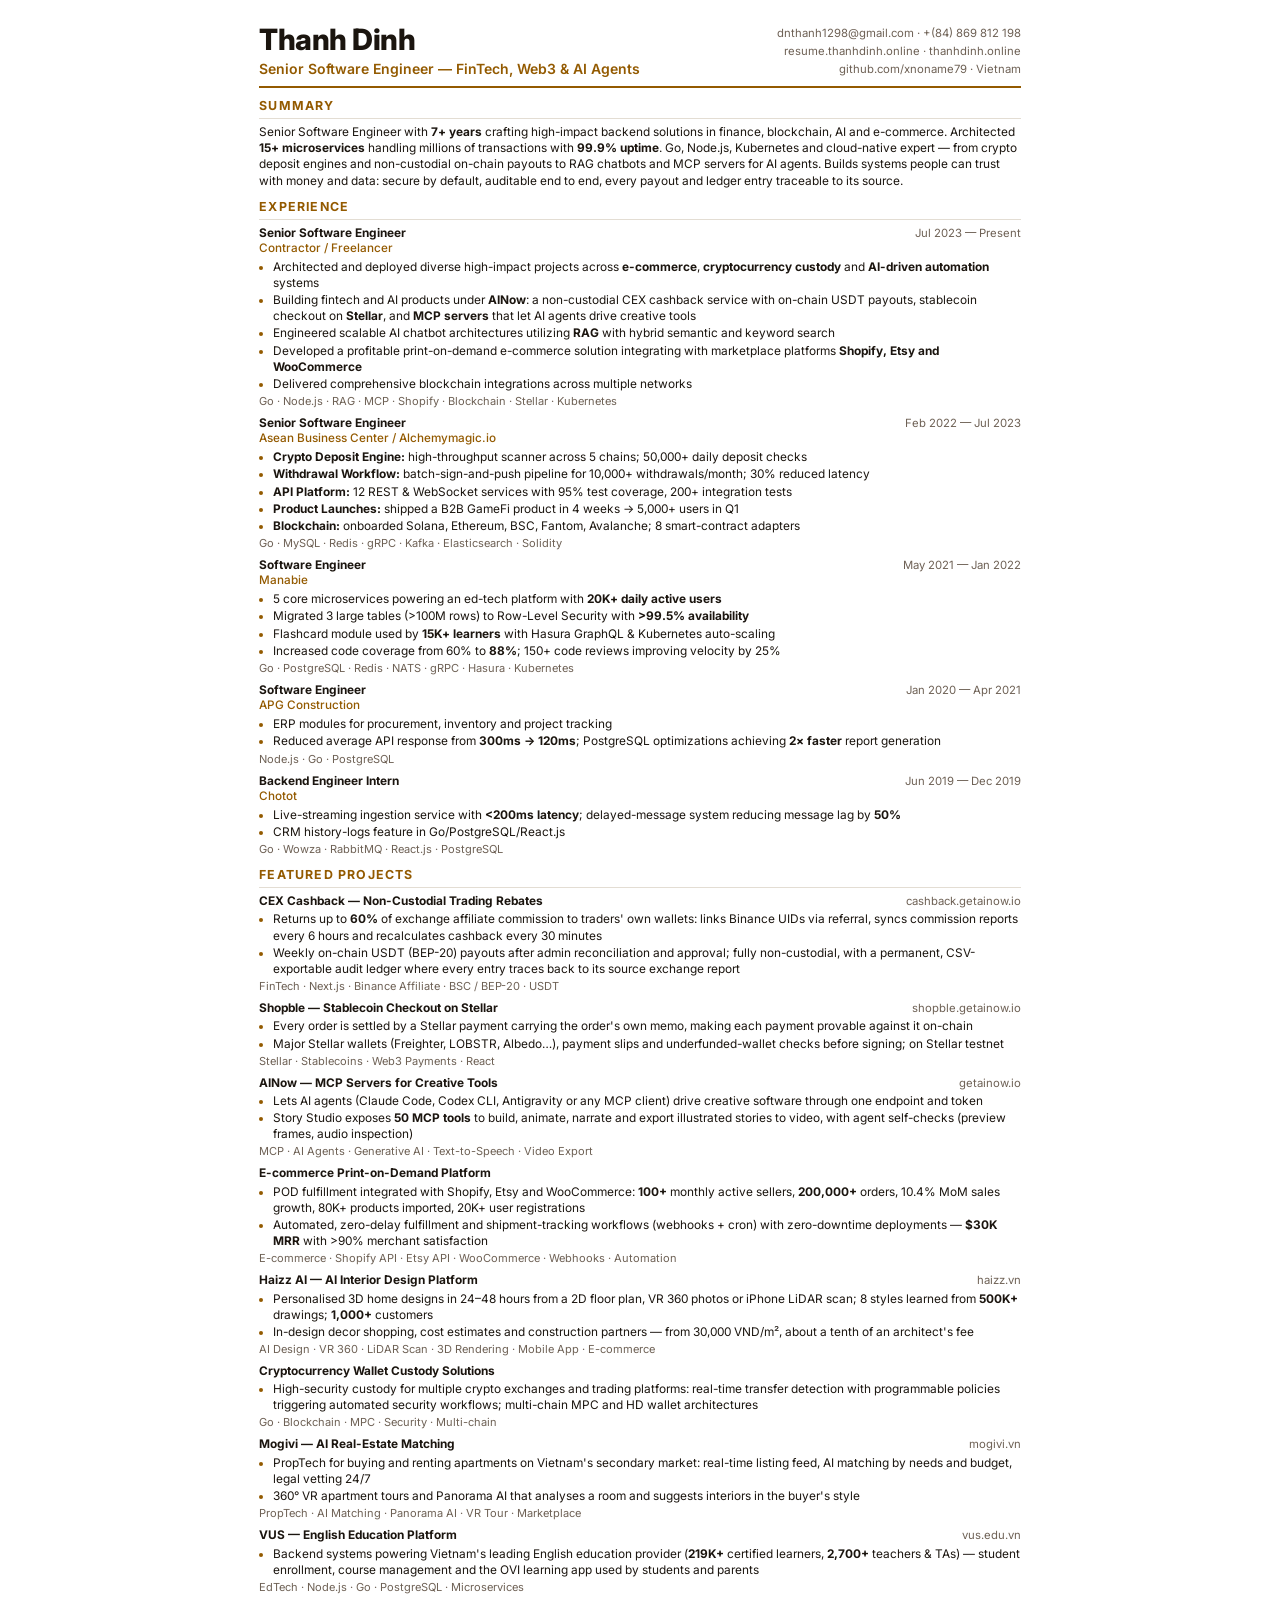
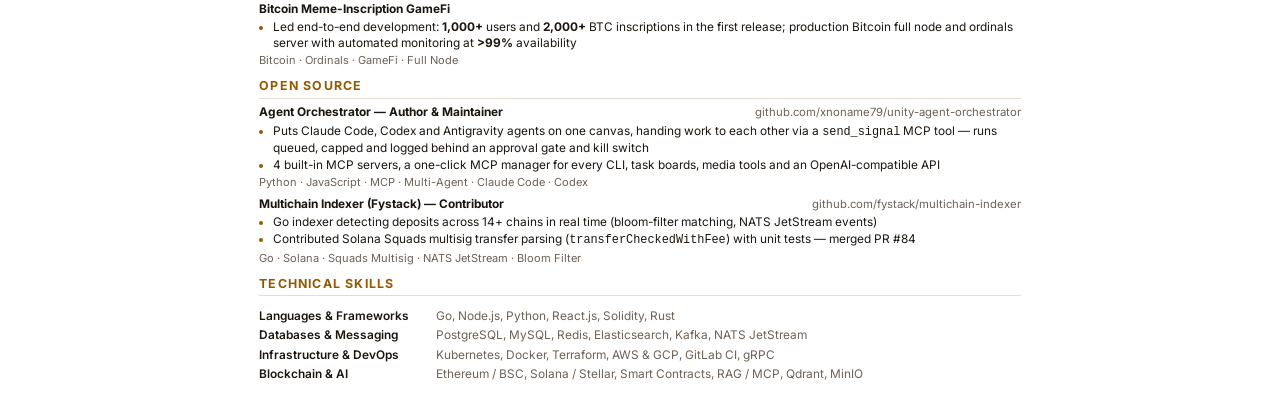
<file: cv.html>
<!DOCTYPE html>
<!-- Source of Thanh-Dinh-CV.pdf; keep in sync with index.html. Regenerate:
     google-chrome --headless=new --no-pdf-header-footer --virtual-time-budget=5000 --print-to-pdf=Thanh-Dinh-CV.pdf cv.html -->
<html lang="en">
<head>
  <meta charset="UTF-8" />
  <meta name="viewport" content="width=device-width, initial-scale=1.0" />
  <title>Thanh Dinh — CV</title>
  <link rel="preconnect" href="https://fonts.googleapis.com" />
  <link rel="preconnect" href="https://fonts.gstatic.com" crossorigin />
  <link href="https://fonts.googleapis.com/css2?family=Inter:wght@400;500;600;700;800&display=swap" rel="stylesheet" />
  <style>
    @page { size: A4; margin: 10mm 13mm; }
    :root { --ink: #1b150f; --muted: #6e6155; --accent: #935a00; --rule: #e3ddd3; }
    * { box-sizing: border-box; }
    body { margin: 0; font-family: 'Inter', -apple-system, sans-serif; font-size: 8.9pt; line-height: 1.36; color: var(--ink); background: #fff; }
    @media screen { body { max-width: 210mm; margin: 24px auto; padding: 0 16px; } }
    a { color: inherit; text-decoration: none; }
    header { display: flex; justify-content: space-between; align-items: flex-end; gap: 16px; padding-bottom: 8px; border-bottom: 2px solid var(--accent); }
    h1 { margin: 0; font-size: 22pt; font-weight: 800; letter-spacing: -0.5px; line-height: 1.1; }
    .headline { margin-top: 3px; color: var(--accent); font-size: 10.5pt; font-weight: 600; }
    .contact { text-align: right; font-size: 8.5pt; color: var(--muted); line-height: 1.6; }
    h2 { break-after: avoid; margin: 10px 0 5px; padding-bottom: 3px; border-bottom: 1px solid var(--rule); color: var(--accent); font-size: 9.3pt; font-weight: 700; text-transform: uppercase; letter-spacing: 1.2px; }
    p { margin: 0; }
    .item { break-inside: avoid; margin-bottom: 6px; }
    .item-head { display: flex; justify-content: space-between; gap: 12px; align-items: baseline; }
    .item-title { font-weight: 700; }
    .item-meta { flex-shrink: 0; color: var(--muted); font-size: 8.5pt; }
    .item-sub { color: var(--accent); font-size: 8.8pt; font-weight: 500; }
    ul { margin: 2px 0 0; padding-left: 14px; }
    li { margin: 1px 0; }
    li::marker { color: var(--accent); }
    .tech { margin-top: 2px; color: var(--muted); font-size: 8.3pt; }
    .skills { display: grid; grid-template-columns: 165px 1fr; gap: 3px 12px; }
    .skills dt { font-weight: 600; }
    .skills dd { margin: 0; color: var(--muted); }
  </style>
</head>
<body>
  <header>
    <div>
      <h1>Thanh Dinh</h1>
      <p class="headline">Senior Software Engineer — FinTech, Web3 &amp; AI Agents</p>
    </div>
    <div class="contact">
      <a href="mailto:dnthanh1298@gmail.com">dnthanh1298@gmail.com</a> · <a href="tel:+84869812198">+(84) 869 812 198</a><br />
      <a href="https://resume.thanhdinh.online">resume.thanhdinh.online</a> · <a href="https://thanhdinh.online">thanhdinh.online</a><br />
      <a href="https://github.com/xnoname79">github.com/xnoname79</a> · Vietnam
    </div>
  </header>

  <h2>Summary</h2>
  <p>Senior Software Engineer with <strong>7+ years</strong> crafting high-impact backend solutions in finance, blockchain, AI and e-commerce. Architected <strong>15+ microservices</strong> handling millions of transactions with <strong>99.9% uptime</strong>. Go, Node.js, Kubernetes and cloud-native expert — from crypto deposit engines and non-custodial on-chain payouts to RAG chatbots and MCP servers for AI agents. Builds systems people can trust with money and data: secure by default, auditable end to end, every payout and ledger entry traceable to its source.</p>

  <h2>Experience</h2>
  <div class="item">
    <div class="item-head"><span class="item-title">Senior Software Engineer</span><span class="item-meta">Jul 2023 — Present</span></div>
    <div class="item-sub">Contractor / Freelancer</div>
    <ul>
      <li>Architected and deployed diverse high-impact projects across <strong>e-commerce</strong>, <strong>cryptocurrency custody</strong> and <strong>AI-driven automation</strong> systems</li>
      <li>Building fintech and AI products under <strong>AINow</strong>: a non-custodial CEX cashback service with on-chain USDT payouts, stablecoin checkout on <strong>Stellar</strong>, and <strong>MCP servers</strong> that let AI agents drive creative tools</li>
      <li>Engineered scalable AI chatbot architectures utilizing <strong>RAG</strong> with hybrid semantic and keyword search</li>
      <li>Developed a profitable print-on-demand e-commerce solution integrating with marketplace platforms <strong>Shopify, Etsy and WooCommerce</strong></li>
      <li>Delivered comprehensive blockchain integrations across multiple networks</li>
    </ul>
    <p class="tech">Go · Node.js · RAG · MCP · Shopify · Blockchain · Stellar · Kubernetes</p>
  </div>
  <div class="item">
    <div class="item-head"><span class="item-title">Senior Software Engineer</span><span class="item-meta">Feb 2022 — Jul 2023</span></div>
    <div class="item-sub">Asean Business Center / Alchemymagic.io</div>
    <ul>
      <li><strong>Crypto Deposit Engine:</strong> high-throughput scanner across 5 chains; 50,000+ daily deposit checks</li>
      <li><strong>Withdrawal Workflow:</strong> batch-sign-and-push pipeline for 10,000+ withdrawals/month; 30% reduced latency</li>
      <li><strong>API Platform:</strong> 12 REST &amp; WebSocket services with 95% test coverage, 200+ integration tests</li>
      <li><strong>Product Launches:</strong> shipped a B2B GameFi product in 4 weeks → 5,000+ users in Q1</li>
      <li><strong>Blockchain:</strong> onboarded Solana, Ethereum, BSC, Fantom, Avalanche; 8 smart-contract adapters</li>
    </ul>
    <p class="tech">Go · MySQL · Redis · gRPC · Kafka · Elasticsearch · Solidity</p>
  </div>
  <div class="item">
    <div class="item-head"><span class="item-title">Software Engineer</span><span class="item-meta">May 2021 — Jan 2022</span></div>
    <div class="item-sub">Manabie</div>
    <ul>
      <li>5 core microservices powering an ed-tech platform with <strong>20K+ daily active users</strong></li>
      <li>Migrated 3 large tables (&gt;100M rows) to Row-Level Security with <strong>&gt;99.5% availability</strong></li>
      <li>Flashcard module used by <strong>15K+ learners</strong> with Hasura GraphQL &amp; Kubernetes auto-scaling</li>
      <li>Increased code coverage from 60% to <strong>88%</strong>; 150+ code reviews improving velocity by 25%</li>
    </ul>
    <p class="tech">Go · PostgreSQL · Redis · NATS · gRPC · Hasura · Kubernetes</p>
  </div>
  <div class="item">
    <div class="item-head"><span class="item-title">Software Engineer</span><span class="item-meta">Jan 2020 — Apr 2021</span></div>
    <div class="item-sub">APG Construction</div>
    <ul>
      <li>ERP modules for procurement, inventory and project tracking</li>
      <li>Reduced average API response from <strong>300ms → 120ms</strong>; PostgreSQL optimizations achieving <strong>2× faster</strong> report generation</li>
    </ul>
    <p class="tech">Node.js · Go · PostgreSQL</p>
  </div>
  <div class="item">
    <div class="item-head"><span class="item-title">Backend Engineer Intern</span><span class="item-meta">Jun 2019 — Dec 2019</span></div>
    <div class="item-sub">Chotot</div>
    <ul>
      <li>Live-streaming ingestion service with <strong>&lt;200ms latency</strong>; delayed-message system reducing message lag by <strong>50%</strong></li>
      <li>CRM history-logs feature in Go/PostgreSQL/React.js</li>
    </ul>
    <p class="tech">Go · Wowza · RabbitMQ · React.js · PostgreSQL</p>
  </div>

  <h2>Featured Projects</h2>
  <div class="item">
    <div class="item-head"><span class="item-title">CEX Cashback — Non-Custodial Trading Rebates</span><a class="item-meta" href="https://cashback.getainow.io/en">cashback.getainow.io</a></div>
    <ul>
      <li>Returns up to <strong>60%</strong> of exchange affiliate commission to traders' own wallets: links Binance UIDs via referral, syncs commission reports every 6 hours and recalculates cashback every 30 minutes</li>
      <li>Weekly on-chain USDT (BEP-20) payouts after admin reconciliation and approval; fully non-custodial, with a permanent, CSV-exportable audit ledger where every entry traces back to its source exchange report</li>
    </ul>
    <p class="tech">FinTech · Next.js · Binance Affiliate · BSC / BEP-20 · USDT</p>
  </div>
  <div class="item">
    <div class="item-head"><span class="item-title">Shopble — Stablecoin Checkout on Stellar</span><a class="item-meta" href="https://shopble.getainow.io/">shopble.getainow.io</a></div>
    <ul>
      <li>Every order is settled by a Stellar payment carrying the order's own memo, making each payment provable against it on-chain</li>
      <li>Major Stellar wallets (Freighter, LOBSTR, Albedo…), payment slips and underfunded-wallet checks before signing; on Stellar testnet</li>
    </ul>
    <p class="tech">Stellar · Stablecoins · Web3 Payments · React</p>
  </div>
  <div class="item">
    <div class="item-head"><span class="item-title">AINow — MCP Servers for Creative Tools</span><a class="item-meta" href="https://getainow.io/en">getainow.io</a></div>
    <ul>
      <li>Lets AI agents (Claude Code, Codex CLI, Antigravity or any MCP client) drive creative software through one endpoint and token</li>
      <li>Story Studio exposes <strong>50 MCP tools</strong> to build, animate, narrate and export illustrated stories to video, with agent self-checks (preview frames, audio inspection)</li>
    </ul>
    <p class="tech">MCP · AI Agents · Generative AI · Text-to-Speech · Video Export</p>
  </div>
  <div class="item">
    <div class="item-head"><span class="item-title">E-commerce Print-on-Demand Platform</span></div>
    <ul>
      <li>POD fulfillment integrated with Shopify, Etsy and WooCommerce: <strong>100+</strong> monthly active sellers, <strong>200,000+</strong> orders, 10.4% MoM sales growth, 80K+ products imported, 20K+ user registrations</li>
      <li>Automated, zero-delay fulfillment and shipment-tracking workflows (webhooks + cron) with zero-downtime deployments — <strong>$30K MRR</strong> with &gt;90% merchant satisfaction</li>
    </ul>
    <p class="tech">E-commerce · Shopify API · Etsy API · WooCommerce · Webhooks · Automation</p>
  </div>
  <div class="item">
    <div class="item-head"><span class="item-title">Haizz AI — AI Interior Design Platform</span><a class="item-meta" href="https://haizz.vn/">haizz.vn</a></div>
    <ul>
      <li>Personalised 3D home designs in 24–48 hours from a 2D floor plan, VR 360 photos or iPhone LiDAR scan; 8 styles learned from <strong>500K+</strong> drawings; <strong>1,000+</strong> customers</li>
      <li>In-design decor shopping, cost estimates and construction partners — from 30,000 VND/m², about a tenth of an architect's fee</li>
    </ul>
    <p class="tech">AI Design · VR 360 · LiDAR Scan · 3D Rendering · Mobile App · E-commerce</p>
  </div>
  <div class="item">
    <div class="item-head"><span class="item-title">Cryptocurrency Wallet Custody Solutions</span></div>
    <ul>
      <li>High-security custody for multiple crypto exchanges and trading platforms: real-time transfer detection with programmable policies triggering automated security workflows; multi-chain MPC and HD wallet architectures</li>
    </ul>
    <p class="tech">Go · Blockchain · MPC · Security · Multi-chain</p>
  </div>
  <div class="item">
    <div class="item-head"><span class="item-title">Mogivi — AI Real-Estate Matching</span><a class="item-meta" href="https://mogivi.vn/">mogivi.vn</a></div>
    <ul>
      <li>PropTech for buying and renting apartments on Vietnam's secondary market: real-time listing feed, AI matching by needs and budget, legal vetting 24/7</li>
      <li>360° VR apartment tours and Panorama AI that analyses a room and suggests interiors in the buyer's style</li>
    </ul>
    <p class="tech">PropTech · AI Matching · Panorama AI · VR Tour · Marketplace</p>
  </div>
  <div class="item">
    <div class="item-head"><span class="item-title">VUS — English Education Platform</span><a class="item-meta" href="https://vus.edu.vn/">vus.edu.vn</a></div>
    <ul>
      <li>Backend systems powering Vietnam's leading English education provider (<strong>219K+</strong> certified learners, <strong>2,700+</strong> teachers &amp; TAs) — student enrollment, course management and the OVI learning app used by students and parents</li>
    </ul>
    <p class="tech">EdTech · Node.js · Go · PostgreSQL · Microservices</p>
  </div>
  <div class="item">
    <div class="item-head"><span class="item-title">Bitcoin Meme-Inscription GameFi</span></div>
    <ul>
      <li>Led end-to-end development: <strong>1,000+</strong> users and <strong>2,000+</strong> BTC inscriptions in the first release; production Bitcoin full node and ordinals server with automated monitoring at <strong>&gt;99%</strong> availability</li>
    </ul>
    <p class="tech">Bitcoin · Ordinals · GameFi · Full Node</p>
  </div>

  <h2>Open Source</h2>
  <div class="item">
    <div class="item-head"><span class="item-title">Agent Orchestrator — Author &amp; Maintainer</span><a class="item-meta" href="https://github.com/xnoname79/unity-agent-orchestrator">github.com/xnoname79/unity-agent-orchestrator</a></div>
    <ul>
      <li>Puts Claude Code, Codex and Antigravity agents on one canvas, handing work to each other via a <code>send_signal</code> MCP tool — runs queued, capped and logged behind an approval gate and kill switch</li>
      <li>4 built-in MCP servers, a one-click MCP manager for every CLI, task boards, media tools and an OpenAI-compatible API</li>
    </ul>
    <p class="tech">Python · JavaScript · MCP · Multi-Agent · Claude Code · Codex</p>
  </div>
  <div class="item">
    <div class="item-head"><span class="item-title">Multichain Indexer (Fystack) — Contributor</span><a class="item-meta" href="https://github.com/fystack/multichain-indexer">github.com/fystack/multichain-indexer</a></div>
    <ul>
      <li>Go indexer detecting deposits across 14+ chains in real time (bloom-filter matching, NATS JetStream events)</li>
      <li>Contributed Solana Squads multisig transfer parsing (<code>transferCheckedWithFee</code>) with unit tests — merged PR #84</li>
    </ul>
    <p class="tech">Go · Solana · Squads Multisig · NATS JetStream · Bloom Filter</p>
  </div>

  <h2>Technical Skills</h2>
  <dl class="skills">
    <dt>Languages &amp; Frameworks</dt><dd>Go, Node.js, Python, React.js, Solidity, Rust</dd>
    <dt>Databases &amp; Messaging</dt><dd>PostgreSQL, MySQL, Redis, Elasticsearch, Kafka, NATS JetStream</dd>
    <dt>Infrastructure &amp; DevOps</dt><dd>Kubernetes, Docker, Terraform, AWS &amp; GCP, GitLab CI, gRPC</dd>
    <dt>Blockchain &amp; AI</dt><dd>Ethereum / BSC, Solana / Stellar, Smart Contracts, RAG / MCP, Qdrant, MinIO</dd>
  </dl>
</body>
</html>
</file>
<file: style.css>
/* ============================================
   THANH DINH — CV LANDING PAGE
   Warm Light Theme with Gold Accents
   ============================================ */

/* --- CSS Variables --- */
/* Palette mirrors cashback.getainow.io (oklch tokens converted to sRGB hex) */
:root {
  --bg-primary: #fdfcf9;
  --bg-secondary: #f5f1ea;
  --bg-card: #ffffff;
  --bg-card-hover: #fcf8f0;
  --text-primary: #1b150f;
  --text-secondary: #6e6155;
  --text-muted: #7a6e62;
  --accent-1: #935a00;
  --accent-2: #c0571e;
  --accent-3: #d79628;
  --gradient-primary: linear-gradient(135deg, #935a00, #c0571e);
  --gradient-accent: linear-gradient(135deg, #935a00, #d79628);
  --gradient-glow: linear-gradient(135deg, rgba(147, 90, 0, 0.08), rgba(192, 87, 30, 0.08));
  --border-color: #e3ddd3;
  --border-hover: rgba(147, 90, 0, 0.35);
  --shadow-sm: 0 2px 8px rgba(27, 21, 15, 0.06);
  --shadow-md: 0 8px 32px rgba(27, 21, 15, 0.08);
  --shadow-lg: 0 16px 64px rgba(27, 21, 15, 0.12);
  --shadow-glow: 0 0 40px rgba(147, 90, 0, 0.12);
  --radius-sm: 8px;
  --radius-md: 12px;
  --radius-lg: 20px;
  --radius-xl: 24px;
  --font-sans: 'Inter', -apple-system, BlinkMacSystemFont, sans-serif;
  --font-mono: 'JetBrains Mono', 'Fira Code', monospace;
  --nav-height: 72px;
  --transition: 0.3s cubic-bezier(0.4, 0, 0.2, 1);
}

/* --- Reset & Base --- */
*, *::before, *::after {
  margin: 0;
  padding: 0;
  box-sizing: border-box;
}

html {
  scroll-behavior: smooth;
  scroll-padding-top: var(--nav-height);
}

body {
  font-family: var(--font-sans);
  background: var(--bg-primary);
  color: var(--text-primary);
  line-height: 1.7;
  overflow-x: hidden;
  -webkit-font-smoothing: antialiased;
}

::selection {
  background: rgba(147, 90, 0, 0.25);
  color: var(--text-primary);
}

a {
  color: inherit;
  text-decoration: none;
}

ul { list-style: none; }

img { max-width: 100%; display: block; }

.container {
  max-width: 1100px;
  margin: 0 auto;
  padding: 0 24px;
}

/* --- Navigation --- */
.nav {
  position: fixed;
  top: 0;
  left: 0;
  right: 0;
  z-index: 1000;
  background: rgba(253, 252, 249, 0.8);
  backdrop-filter: blur(20px);
  -webkit-backdrop-filter: blur(20px);
  border-bottom: 1px solid transparent;
  transition: var(--transition);
}

.nav.scrolled {
  border-bottom-color: var(--border-color);
  box-shadow: var(--shadow-sm);
}

.nav-container {
  max-width: 1100px;
  margin: 0 auto;
  padding: 0 24px;
  height: var(--nav-height);
  display: flex;
  align-items: center;
  justify-content: space-between;
}

.nav-logo {
  font-family: var(--font-mono);
  font-size: 1.25rem;
  font-weight: 600;
  background: var(--gradient-primary);
  -webkit-background-clip: text;
  -webkit-text-fill-color: transparent;
  background-clip: text;
  letter-spacing: -0.5px;
}

.nav-links {
  display: flex;
  align-items: center;
  gap: 32px;
}

.nav-links a {
  font-size: 0.875rem;
  font-weight: 500;
  color: var(--text-secondary);
  transition: color var(--transition);
  position: relative;
}

.nav-links a:not(.nav-cta)::after {
  content: '';
  position: absolute;
  bottom: -4px;
  left: 0;
  width: 0;
  height: 2px;
  background: var(--gradient-primary);
  border-radius: 1px;
  transition: width var(--transition);
}

.nav-links a:hover {
  color: var(--text-primary);
}

.nav-links a:not(.nav-cta):hover::after {
  width: 100%;
}

.nav-cta {
  padding: 8px 20px;
  border-radius: var(--radius-sm);
  background: var(--gradient-primary);
  color: #fff !important;
  font-weight: 600;
  transition: transform var(--transition), box-shadow var(--transition);
}

.nav-cta:hover {
  transform: translateY(-1px);
  box-shadow: 0 4px 20px rgba(147, 90, 0, 0.4);
}

.nav-cta-outline {
  display: inline-flex;
  align-items: center;
  gap: 6px;
  background: transparent !important;
  color: var(--text-primary) !important;
  border: 1px solid var(--border-hover);
}

.nav-cta-outline:hover {
  border-color: var(--accent-1);
  color: var(--accent-1) !important;
  box-shadow: 0 4px 20px rgba(147, 90, 0, 0.2);
}

.nav-toggle {
  display: none;
  flex-direction: column;
  gap: 5px;
  background: none;
  border: none;
  cursor: pointer;
  padding: 4px;
}

.nav-toggle span {
  width: 24px;
  height: 2px;
  background: var(--text-primary);
  border-radius: 2px;
  transition: var(--transition);
}

.nav-toggle.active span:nth-child(1) {
  transform: rotate(45deg) translate(5px, 5px);
}

.nav-toggle.active span:nth-child(2) {
  opacity: 0;
}

.nav-toggle.active span:nth-child(3) {
  transform: rotate(-45deg) translate(5px, -5px);
}

/* --- Hero Section --- */
.hero {
  min-height: 100vh;
  display: flex;
  align-items: center;
  justify-content: center;
  position: relative;
  padding-top: var(--nav-height);
  overflow: hidden;
}

.hero-bg {
  position: absolute;
  inset: 0;
  pointer-events: none;
}

.hero-grid {
  position: absolute;
  inset: 0;
  background-image:
    linear-gradient(rgba(27, 21, 15, 0.04) 1px, transparent 1px),
    linear-gradient(90deg, rgba(27, 21, 15, 0.04) 1px, transparent 1px);
  background-size: 60px 60px;
  mask-image: radial-gradient(ellipse 80% 60% at 50% 40%, black 30%, transparent 70%);
  -webkit-mask-image: radial-gradient(ellipse 80% 60% at 50% 40%, black 30%, transparent 70%);
}

.hero-glow {
  position: absolute;
  border-radius: 50%;
  filter: blur(120px);
  opacity: 0.4;
}

.hero-glow-1 {
  width: 600px;
  height: 600px;
  top: -200px;
  right: -100px;
  background: rgba(147, 90, 0, 0.2);
}

.hero-glow-2 {
  width: 500px;
  height: 500px;
  bottom: -150px;
  left: -100px;
  background: rgba(192, 87, 30, 0.15);
}

.hero-content {
  text-align: center;
  position: relative;
  z-index: 1;
}

.hero-badge {
  display: inline-flex;
  align-items: center;
  gap: 8px;
  padding: 8px 20px;
  border-radius: 100px;
  background: rgba(147, 90, 0, 0.1);
  border: 1px solid rgba(147, 90, 0, 0.2);
  font-size: 0.85rem;
  font-weight: 500;
  color: var(--accent-1);
  margin-bottom: 32px;
}

.status-dot {
  width: 8px;
  height: 8px;
  border-radius: 50%;
  background: #00b894;
  animation: pulse-dot 2s ease-in-out infinite;
}

@keyframes pulse-dot {
  0%, 100% { box-shadow: 0 0 0 0 rgba(0, 184, 148, 0.4); }
  50% { box-shadow: 0 0 0 8px rgba(0, 184, 148, 0); }
}

.hero-title {
  font-size: clamp(2.5rem, 6vw, 4.5rem);
  font-weight: 800;
  line-height: 1.1;
  letter-spacing: -2px;
  margin-bottom: 16px;
}

.gradient-text {
  background: var(--gradient-primary);
  -webkit-background-clip: text;
  -webkit-text-fill-color: transparent;
  background-clip: text;
}

.hero-subtitle {
  font-size: clamp(1.1rem, 2.5vw, 1.5rem);
  font-family: var(--font-mono);
  color: var(--text-secondary);
  margin-bottom: 24px;
  min-height: 2rem;
}

.cursor {
  animation: blink 1s step-end infinite;
  color: var(--accent-1);
  font-weight: 300;
}

@keyframes blink {
  50% { opacity: 0; }
}

.hero-desc {
  font-size: 1.1rem;
  color: var(--text-secondary);
  max-width: 640px;
  margin: 0 auto 40px;
  line-height: 1.8;
}

.hero-desc strong {
  color: var(--text-primary);
  font-weight: 600;
}

.hero-actions {
  display: flex;
  gap: 16px;
  justify-content: center;
  flex-wrap: wrap;
  margin-bottom: 60px;
}

/* --- Buttons --- */
.btn {
  display: inline-flex;
  align-items: center;
  gap: 10px;
  padding: 14px 28px;
  border-radius: var(--radius-md);
  font-size: 1rem;
  font-weight: 600;
  transition: all var(--transition);
  cursor: pointer;
  border: none;
}

.btn-primary {
  background: var(--gradient-primary);
  color: #fff;
  box-shadow: 0 4px 20px rgba(147, 90, 0, 0.3);
}

.btn-primary:hover {
  transform: translateY(-2px);
  box-shadow: 0 8px 30px rgba(147, 90, 0, 0.45);
}

.btn-outline {
  background: transparent;
  color: var(--text-primary);
  border: 1px solid var(--border-color);
}

.btn-outline:hover {
  border-color: var(--accent-1);
  background: rgba(147, 90, 0, 0.05);
  transform: translateY(-2px);
}

/* --- Stats --- */
.hero-stats {
  display: grid;
  grid-template-columns: repeat(4, 1fr);
  gap: 24px;
  max-width: 700px;
  margin: 0 auto;
}

.stat {
  text-align: center;
}

.stat-number {
  font-size: 2rem;
  font-weight: 800;
  background: var(--gradient-primary);
  -webkit-background-clip: text;
  -webkit-text-fill-color: transparent;
  background-clip: text;
}

.stat-plus, .stat-suffix {
  font-size: 1.3rem;
  font-weight: 700;
  background: var(--gradient-primary);
  -webkit-background-clip: text;
  -webkit-text-fill-color: transparent;
  background-clip: text;
}

.stat-label {
  display: block;
  font-size: 0.8rem;
  color: var(--text-muted);
  margin-top: 4px;
  font-weight: 500;
  text-transform: uppercase;
  letter-spacing: 0.5px;
}

/* --- Scroll Indicator --- */
.scroll-indicator {
  position: absolute;
  bottom: 32px;
  left: 0;
  right: 0;
  margin: 0 auto;
  width: fit-content;
  display: flex;
  flex-direction: column;
  align-items: center;
  gap: 8px;
  color: var(--text-muted);
  font-size: 0.75rem;
  letter-spacing: 1px;
  text-transform: uppercase;
}

.mouse {
  width: 24px;
  height: 38px;
  border: 2px solid var(--text-muted);
  border-radius: 12px;
  position: relative;
  box-sizing: border-box;
}

.mouse-wheel {
  width: 3px;
  height: 8px;
  background: var(--text-muted);
  border-radius: 2px;
  position: absolute;
  top: 6px;
  left: calc(50% - 1.5px);
  animation: scroll-wheel 2s ease-in-out infinite;
}

@keyframes scroll-wheel {
  0%, 100% { opacity: 1; transform: translateY(0); }
  50% { opacity: 0.3; transform: translateY(10px); }
}

/* --- Sections --- */
.section {
  padding: 100px 0;
}

.section-alt {
  background: var(--bg-secondary);
}

.section-title {
  font-size: 2rem;
  font-weight: 800;
  margin-bottom: 56px;
  letter-spacing: -1px;
}

.section-number {
  font-family: var(--font-mono);
  font-size: 1rem;
  font-weight: 500;
  color: var(--accent-1);
  display: block;
  margin-bottom: 8px;
}

/* --- About Section --- */
.about-grid {
  display: grid;
  grid-template-columns: 1fr 1fr;
  gap: 48px;
  align-items: start;
}

.about-text p {
  color: var(--text-secondary);
  margin-bottom: 16px;
  font-size: 1.05rem;
}

.about-text strong {
  color: var(--text-primary);
}

.about-highlights {
  display: grid;
  grid-template-columns: 1fr 1fr;
  gap: 16px;
}

.highlight-card {
  padding: 24px;
  border-radius: var(--radius-md);
  background: var(--bg-card);
  border: 1px solid var(--border-color);
  transition: all var(--transition);
}

.highlight-card:hover {
  border-color: var(--border-hover);
  background: var(--bg-card-hover);
  transform: translateY(-4px);
  box-shadow: var(--shadow-glow);
}

.highlight-icon {
  width: 44px;
  height: 44px;
  border-radius: var(--radius-sm);
  background: var(--gradient-glow);
  display: flex;
  align-items: center;
  justify-content: center;
  margin-bottom: 16px;
  color: var(--accent-1);
}

.highlight-card h3 {
  font-size: 0.95rem;
  font-weight: 700;
  margin-bottom: 6px;
}

.highlight-card p {
  font-size: 0.8rem;
  color: var(--text-muted);
  line-height: 1.5;
}

/* --- Timeline --- */
.timeline {
  position: relative;
  padding-left: 40px;
}

.timeline::before {
  content: '';
  position: absolute;
  left: 7px;
  top: 8px;
  bottom: 8px;
  width: 2px;
  background: linear-gradient(to bottom, var(--accent-1), var(--accent-2), transparent);
  border-radius: 1px;
}

.timeline-item {
  position: relative;
  margin-bottom: 40px;
}

.timeline-item:last-child {
  margin-bottom: 0;
}

.timeline-marker {
  position: absolute;
  left: -40px;
  top: 8px;
  width: 16px;
  height: 16px;
  border-radius: 50%;
  background: var(--bg-primary);
  border: 3px solid var(--accent-1);
  z-index: 1;
  transition: all var(--transition);
}

.timeline-item:hover .timeline-marker {
  background: var(--accent-1);
  box-shadow: 0 0 20px rgba(147, 90, 0, 0.4);
}

.timeline-content {
  padding: 28px;
  border-radius: var(--radius-md);
  background: var(--bg-card);
  border: 1px solid var(--border-color);
  transition: all var(--transition);
}

.timeline-content:hover {
  border-color: var(--border-hover);
  box-shadow: var(--shadow-glow);
}

.timeline-header {
  display: flex;
  justify-content: space-between;
  align-items: flex-start;
  margin-bottom: 16px;
  flex-wrap: wrap;
  gap: 8px;
}

.timeline-role {
  font-size: 1.15rem;
  font-weight: 700;
}

.timeline-company {
  font-size: 0.9rem;
  color: var(--accent-2);
  font-weight: 500;
  margin-top: 2px;
}

.timeline-date {
  font-family: var(--font-mono);
  font-size: 0.8rem;
  color: var(--text-muted);
  white-space: nowrap;
  padding: 4px 12px;
  border-radius: var(--radius-sm);
  background: rgba(147, 90, 0, 0.08);
}

.timeline-list {
  list-style: none;
  padding: 0;
}

.timeline-list li {
  position: relative;
  padding-left: 20px;
  margin-bottom: 10px;
  font-size: 0.9rem;
  color: var(--text-secondary);
  line-height: 1.6;
}

.timeline-list li::before {
  content: '▹';
  position: absolute;
  left: 0;
  color: var(--accent-1);
  font-size: 0.9rem;
}

.timeline-list strong {
  color: var(--text-primary);
  font-weight: 600;
}

.timeline-tags {
  display: flex;
  flex-wrap: wrap;
  gap: 8px;
  margin-top: 16px;
}

.timeline-tags span {
  padding: 4px 12px;
  border-radius: 100px;
  background: rgba(147, 90, 0, 0.08);
  border: 1px solid rgba(147, 90, 0, 0.15);
  font-size: 0.75rem;
  font-family: var(--font-mono);
  color: var(--accent-1);
  font-weight: 500;
}

/* --- Projects --- */
.projects-grid {
  display: grid;
  grid-template-columns: repeat(2, 1fr);
  gap: 24px;
}

.project-card {
  padding: 32px;
  border-radius: var(--radius-lg);
  background: var(--bg-card);
  border: 1px solid var(--border-color);
  transition: all var(--transition);
  position: relative;
  overflow: hidden;
}

.project-card::before {
  content: '';
  position: absolute;
  top: 0;
  left: 0;
  right: 0;
  height: 3px;
  background: var(--gradient-primary);
  opacity: 0;
  transition: opacity var(--transition);
}

.project-card:hover {
  border-color: var(--border-hover);
  transform: translateY(-6px);
  box-shadow: var(--shadow-glow), var(--shadow-md);
}

.project-card:hover::before {
  opacity: 1;
}

.project-icon {
  width: 60px;
  height: 60px;
  border-radius: var(--radius-md);
  background: var(--gradient-glow);
  display: flex;
  align-items: center;
  justify-content: center;
  margin-bottom: 20px;
  color: var(--accent-1);
}

.project-title {
  font-size: 1.15rem;
  font-weight: 700;
  margin-bottom: 12px;
}

.project-desc {
  font-size: 0.9rem;
  color: var(--text-secondary);
  line-height: 1.6;
  margin-bottom: 24px;
}

.project-metrics {
  display: grid;
  grid-template-columns: repeat(3, 1fr);
  gap: 12px;
  margin-bottom: 20px;
  padding: 16px;
  border-radius: var(--radius-sm);
  background: rgba(147, 90, 0, 0.04);
}

.metric {
  text-align: center;
}

.metric-value {
  display: block;
  font-size: 1.1rem;
  font-weight: 800;
  background: var(--gradient-primary);
  -webkit-background-clip: text;
  -webkit-text-fill-color: transparent;
  background-clip: text;
}

.metric-label {
  font-size: 0.7rem;
  color: var(--text-muted);
  text-transform: uppercase;
  letter-spacing: 0.5px;
}

.project-tags {
  display: flex;
  flex-wrap: wrap;
  gap: 6px;
}

.project-tags span {
  padding: 4px 10px;
  border-radius: 100px;
  background: rgba(192, 87, 30, 0.08);
  border: 1px solid rgba(192, 87, 30, 0.15);
  font-size: 0.72rem;
  font-family: var(--font-mono);
  color: var(--accent-2);
  font-weight: 500;
}

.project-link {
  display: inline-flex;
  align-items: center;
  gap: 8px;
  margin-top: 18px;
  padding: 10px 16px;
  border-radius: var(--radius-sm);
  background: var(--gradient-primary);
  color: #fff;
  font-size: 0.82rem;
  font-weight: 600;
  text-decoration: none;
  transition: all var(--transition);
  box-shadow: 0 4px 14px rgba(147, 90, 0, 0.25);
}

.project-link:hover {
  transform: translateY(-2px);
  box-shadow: 0 6px 20px rgba(147, 90, 0, 0.4);
}

.project-link svg {
  transition: transform var(--transition);
}

.project-link:hover svg {
  transform: translate(2px, -2px);
}

/* A card swiped right must not widen the page: on phones that re-lays out the whole viewport mid-swipe */
#projects {
  overflow-x: hidden; /* fallback for Safari < 16 */
  overflow-x: clip;
}

/* Swipeable stack (enabled by script.js): every card shares one grid cell, so the stack is as tall as the tallest card */
.projects-grid.is-stack {
  grid-template-columns: 1fr;
  max-width: 600px;
  margin: 0 auto;
  padding-bottom: 28px;
}

.projects-grid.is-stack .project-card {
  grid-area: 1 / 1;
  transform-origin: 50% 100%;
  box-shadow: var(--shadow-md);
  cursor: grab;
  user-select: none;
  touch-action: pan-y;
}

.projects-grid.is-stack .project-card.dragging {
  cursor: grabbing;
  transition: none;
}

.project-controls {
  display: flex;
  flex-wrap: wrap;
  align-items: center;
  justify-content: center;
  gap: 20px;
  margin-top: 16px;
}

.project-controls[hidden] {
  display: none;
}

.project-nav {
  width: 44px;
  height: 44px;
  border-radius: 50%;
  border: 1px solid var(--border-color);
  background: var(--bg-card);
  color: var(--accent-1);
  display: inline-flex;
  align-items: center;
  justify-content: center;
  cursor: pointer;
  transition: all var(--transition);
}

.project-nav:hover {
  border-color: var(--border-hover);
  box-shadow: var(--shadow-glow);
}

.project-nav:focus-visible {
  outline: 2px solid var(--accent-1);
  outline-offset: 2px;
}

.project-counter {
  min-width: 5ch;
  text-align: center;
  font-family: var(--font-mono);
  font-size: 0.85rem;
  color: var(--text-secondary);
}

.project-hint {
  flex-basis: 100%;
  text-align: center;
  font-size: 0.75rem;
  color: var(--text-muted);
}

@media (prefers-reduced-motion: reduce) {
  .projects-grid.is-stack .project-card {
    transition: none;
  }
}

/* --- Skills --- */
.skills-grid {
  display: grid;
  grid-template-columns: repeat(2, 1fr);
  gap: 24px;
}

.skill-category {
  padding: 28px;
  border-radius: var(--radius-md);
  background: var(--bg-card);
  border: 1px solid var(--border-color);
  transition: all var(--transition);
}

.skill-category:hover {
  border-color: var(--border-hover);
  box-shadow: var(--shadow-glow);
}

.skill-category-title {
  font-size: 0.85rem;
  font-weight: 600;
  color: var(--accent-2);
  text-transform: uppercase;
  letter-spacing: 1px;
  margin-bottom: 20px;
  padding-bottom: 12px;
  border-bottom: 1px solid var(--border-color);
}

.skill-items {
  display: grid;
  grid-template-columns: 1fr 1fr;
  gap: 12px;
}

.skill-item {
  display: flex;
  align-items: center;
  gap: 10px;
  font-size: 0.9rem;
  color: var(--text-secondary);
  font-weight: 500;
  transition: color var(--transition);
}

.skill-item:hover {
  color: var(--text-primary);
}

.skill-dot {
  width: 6px;
  height: 6px;
  border-radius: 50%;
  background: var(--accent-1);
  flex-shrink: 0;
}

/* --- Education --- */
.education-card {
  display: flex;
  align-items: center;
  gap: 24px;
  padding: 32px;
  border-radius: var(--radius-lg);
  background: var(--bg-card);
  border: 1px solid var(--border-color);
  max-width: 600px;
}

.edu-icon {
  width: 64px;
  height: 64px;
  border-radius: var(--radius-md);
  background: var(--gradient-glow);
  display: flex;
  align-items: center;
  justify-content: center;
  color: var(--accent-1);
  flex-shrink: 0;
}

.education-card h3 {
  font-size: 1.1rem;
  font-weight: 700;
  margin-bottom: 4px;
}

.edu-school {
  color: var(--accent-2);
  font-size: 0.9rem;
  font-weight: 500;
}

.edu-year {
  font-family: var(--font-mono);
  font-size: 0.8rem;
  color: var(--text-muted);
  margin-top: 4px;
}

/* --- Contact --- */
.contact-container {
  text-align: center;
}

.contact-desc {
  font-size: 1.1rem;
  color: var(--text-secondary);
  max-width: 540px;
  margin: 0 auto 48px;
}

.contact-links {
  display: grid;
  grid-template-columns: repeat(3, 1fr);
  gap: 20px;
  max-width: 750px;
  margin: 0 auto;
}

.contact-card {
  display: flex;
  flex-direction: column;
  align-items: center;
  gap: 12px;
  padding: 32px 24px;
  border-radius: var(--radius-lg);
  background: var(--bg-card);
  border: 1px solid var(--border-color);
  transition: all var(--transition);
  color: var(--accent-1);
}

.contact-card:hover {
  border-color: var(--border-hover);
  transform: translateY(-4px);
  box-shadow: var(--shadow-glow);
}

.contact-label {
  font-size: 0.75rem;
  font-weight: 600;
  text-transform: uppercase;
  letter-spacing: 1px;
  color: var(--text-muted);
}

.contact-value {
  font-size: 0.9rem;
  color: var(--text-secondary);
  font-weight: 500;
  word-break: break-all;
}

/* --- Footer --- */
.footer {
  padding: 40px 0;
  text-align: center;
  border-top: 1px solid var(--border-color);
}

.footer p {
  font-size: 0.85rem;
  color: var(--text-secondary);
}

.footer strong {
  color: var(--text-primary);
}

.footer-sub {
  margin-top: 4px;
  font-size: 0.75rem;
  color: var(--text-muted);
}

/* --- Animations --- */
[data-animate] {
  opacity: 0;
  transform: translateY(30px);
  transition: opacity 0.6s cubic-bezier(0.16, 1, 0.3, 1),
              transform 0.6s cubic-bezier(0.16, 1, 0.3, 1);
}

[data-animate].visible {
  opacity: 1;
  transform: translateY(0);
}

/* --- Responsive --- */
@media (max-width: 768px) {
  .nav-links {
    position: fixed;
    top: var(--nav-height);
    left: 0;
    right: 0;
    /* Explicit height: .nav's backdrop-filter makes it the containing block, so bottom: 0 collapsed the panel to 0px */
    height: calc(100vh - var(--nav-height));
    height: calc(100dvh - var(--nav-height));
    background: rgba(253, 252, 249, 0.98);
    backdrop-filter: blur(20px);
    flex-direction: column;
    justify-content: center;
    gap: 32px;
    /* Clipped in place rather than parked off-screen: iOS lets a left swipe drag the page out to an off-screen panel */
    clip-path: inset(0 0 0 100%);
    transition: clip-path var(--transition);
  }

  .nav-links.open {
    clip-path: inset(0);
  }

  .nav-links a {
    font-size: 1.25rem;
  }

  .nav-toggle {
    display: flex;
  }

  .hero-title {
    letter-spacing: -1px;
  }

  .hero-stats {
    grid-template-columns: repeat(2, 1fr);
    gap: 20px;
  }

  .about-grid {
    grid-template-columns: 1fr;
    gap: 32px;
  }

  .about-highlights {
    grid-template-columns: 1fr 1fr;
  }

  .projects-grid {
    grid-template-columns: 1fr;
  }

  .skills-grid {
    grid-template-columns: 1fr;
  }

  .contact-links {
    grid-template-columns: 1fr;
  }

  .timeline {
    padding-left: 30px;
  }

  .timeline-marker {
    left: -30px;
    width: 14px;
    height: 14px;
  }

  .timeline-header {
    flex-direction: column;
  }

  .scroll-indicator {
    display: none;
  }

  .section {
    padding: 70px 0;
  }

  .project-metrics {
    grid-template-columns: repeat(3, 1fr);
    gap: 8px;
  }

  .metric-value {
    font-size: 0.95rem;
  }

  .education-card {
    flex-direction: column;
    text-align: center;
  }
}

@media (max-width: 480px) {
  .about-highlights {
    grid-template-columns: 1fr;
  }

  .hero-stats {
    grid-template-columns: 1fr 1fr;
  }

  .stat-number {
    font-size: 1.6rem;
  }

  .project-metrics {
    grid-template-columns: 1fr;
  }

  .skill-items {
    grid-template-columns: 1fr;
  }
}
</file>
